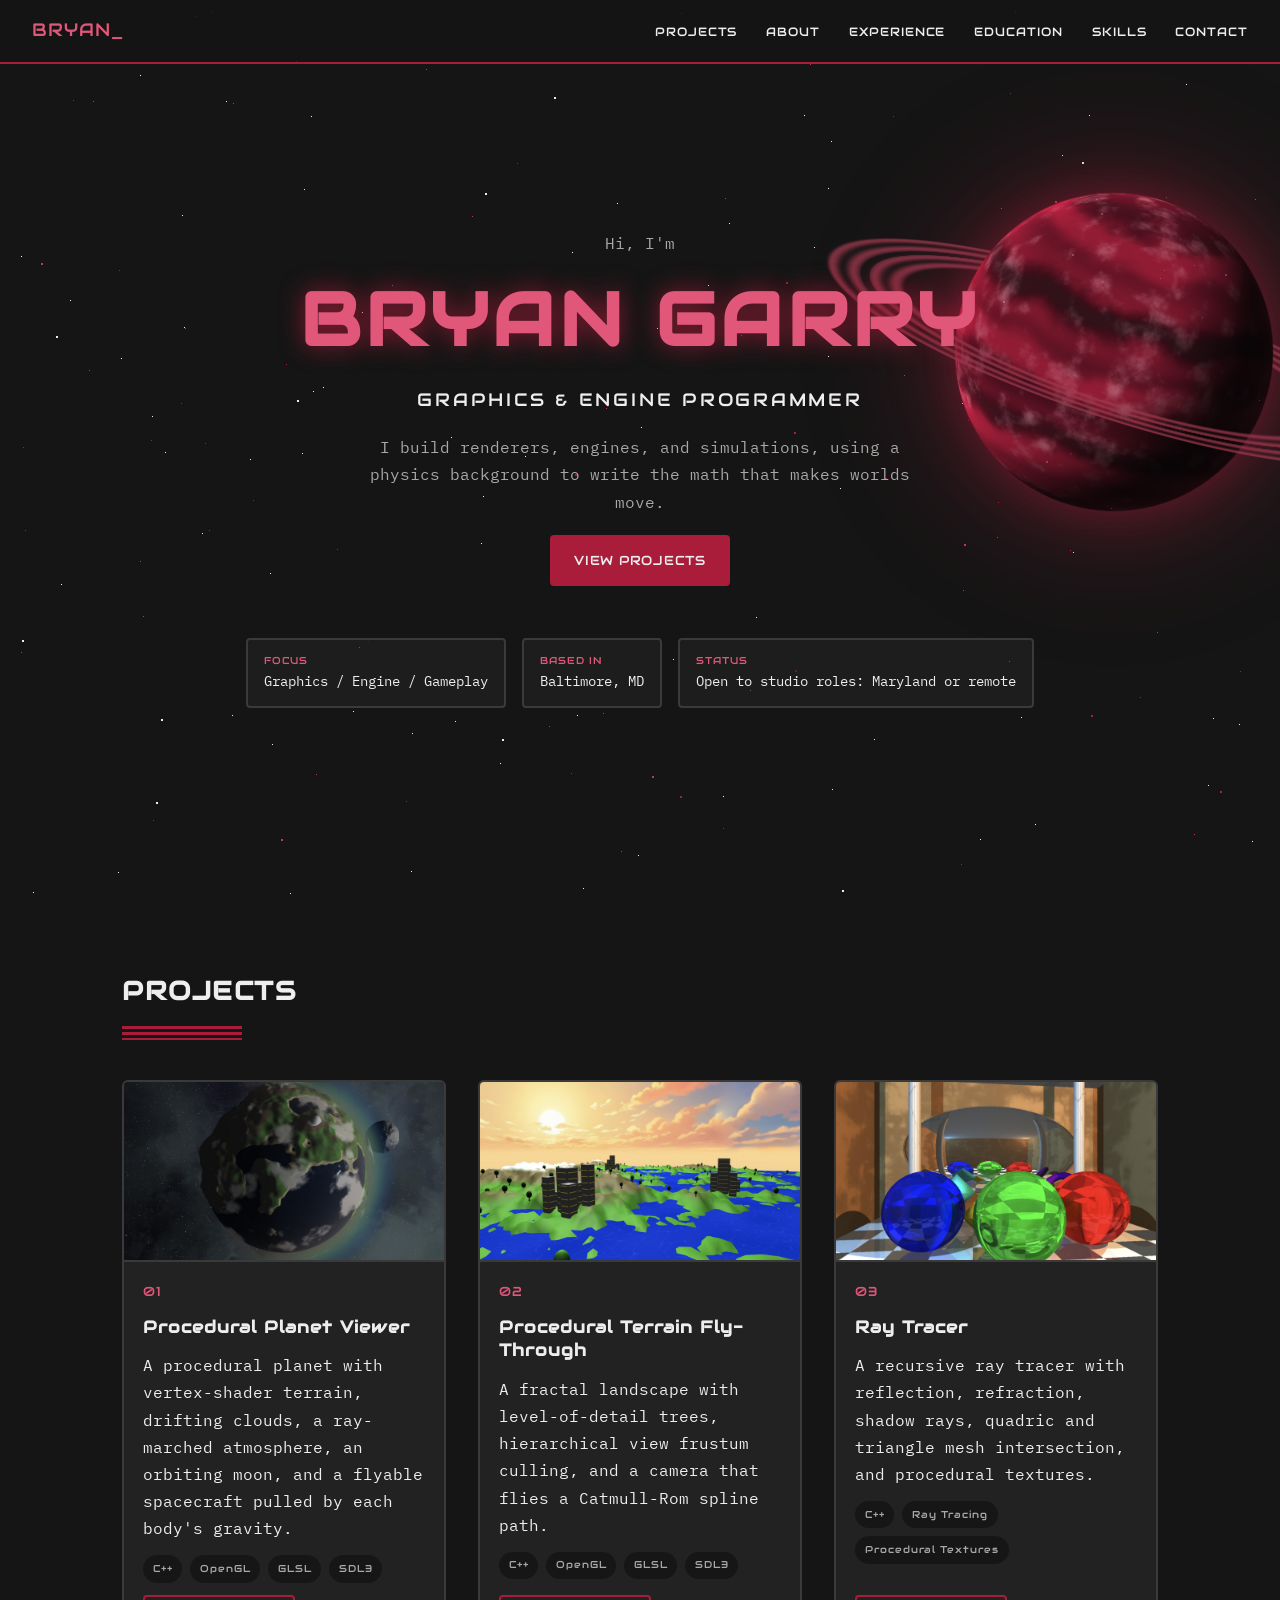
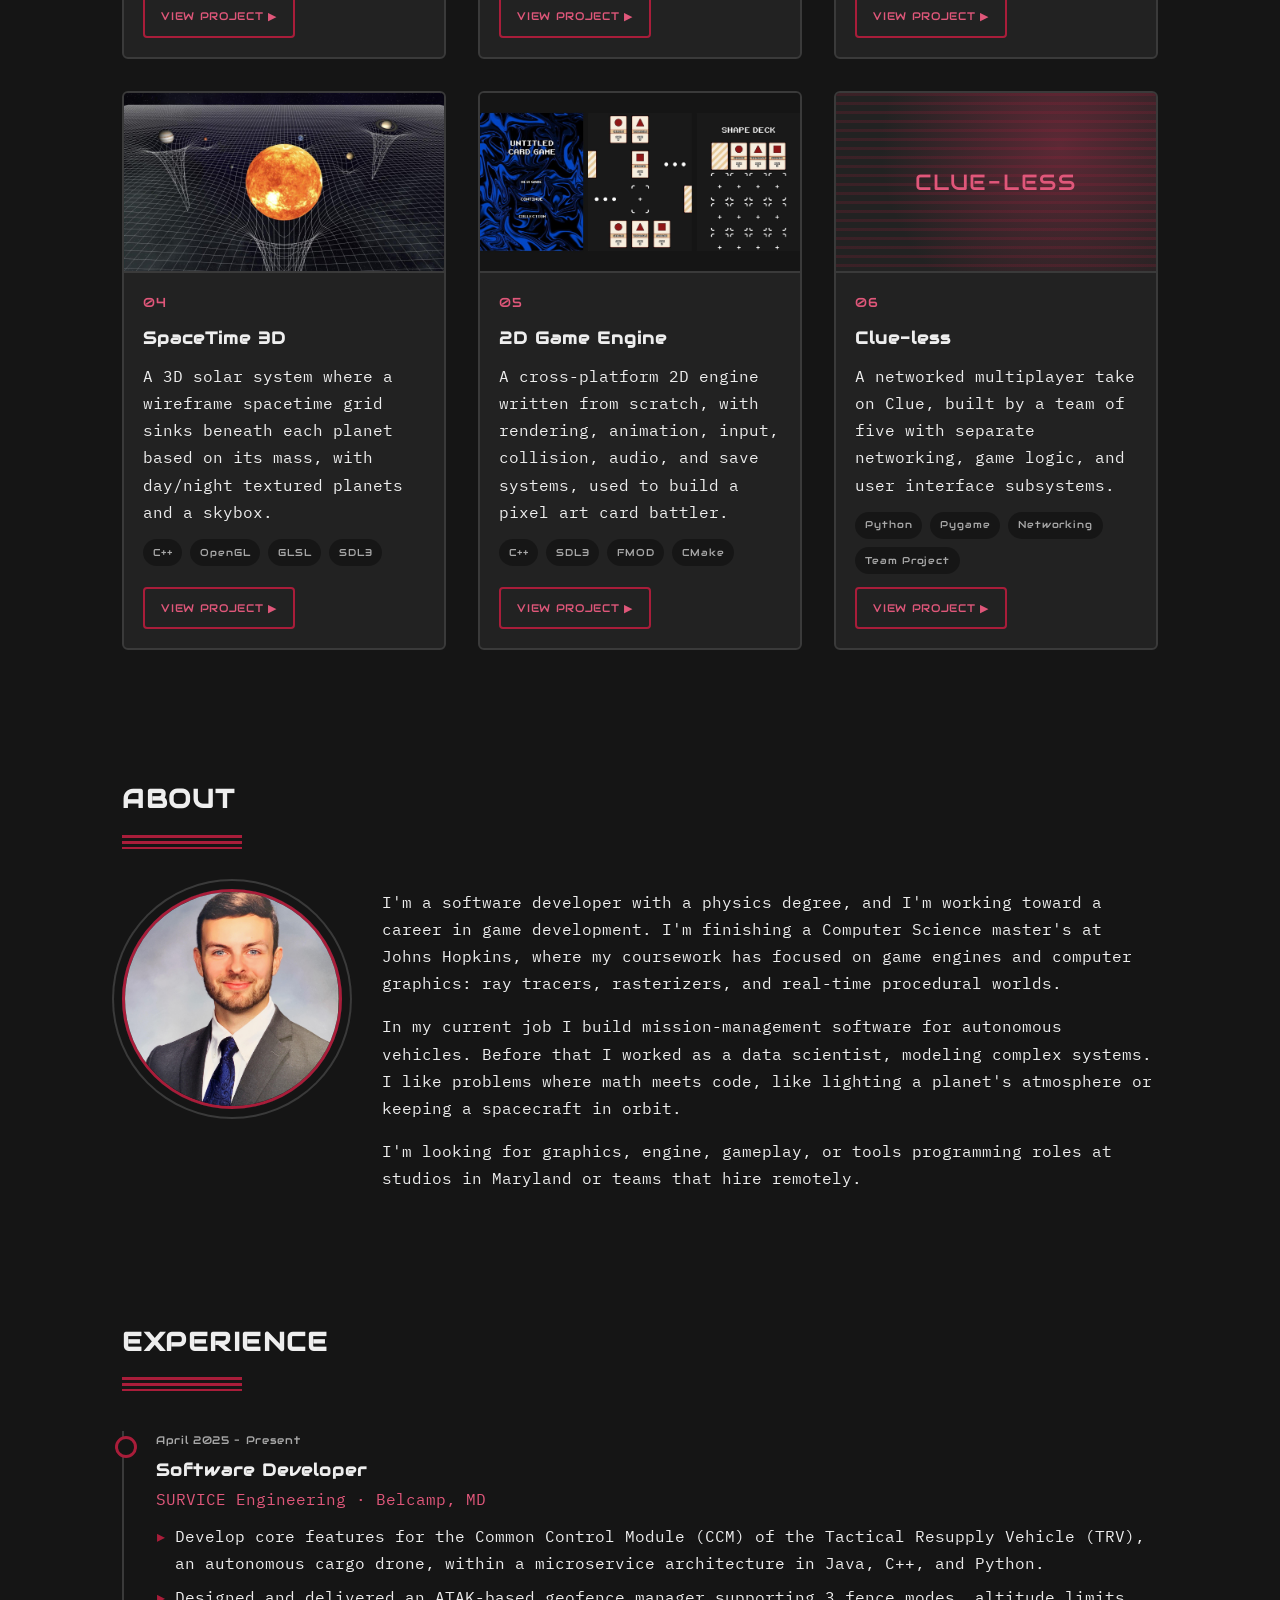
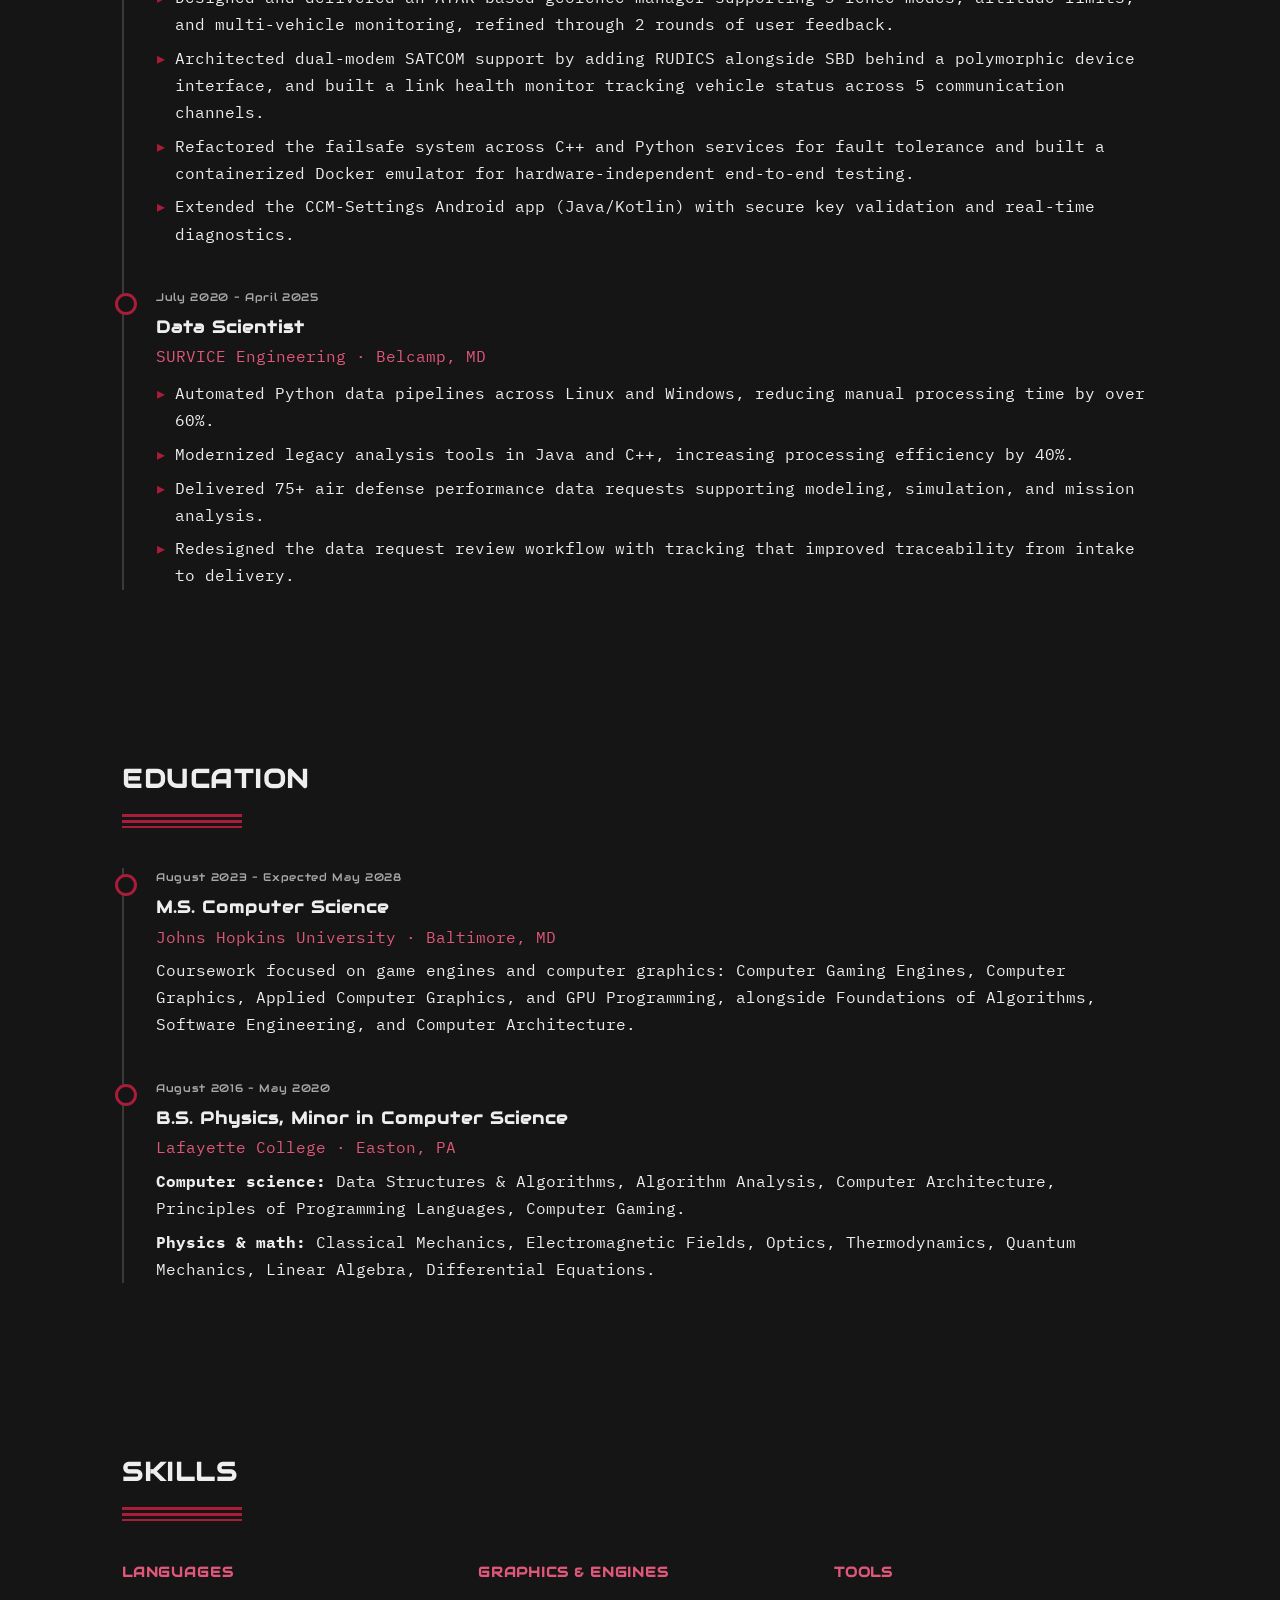
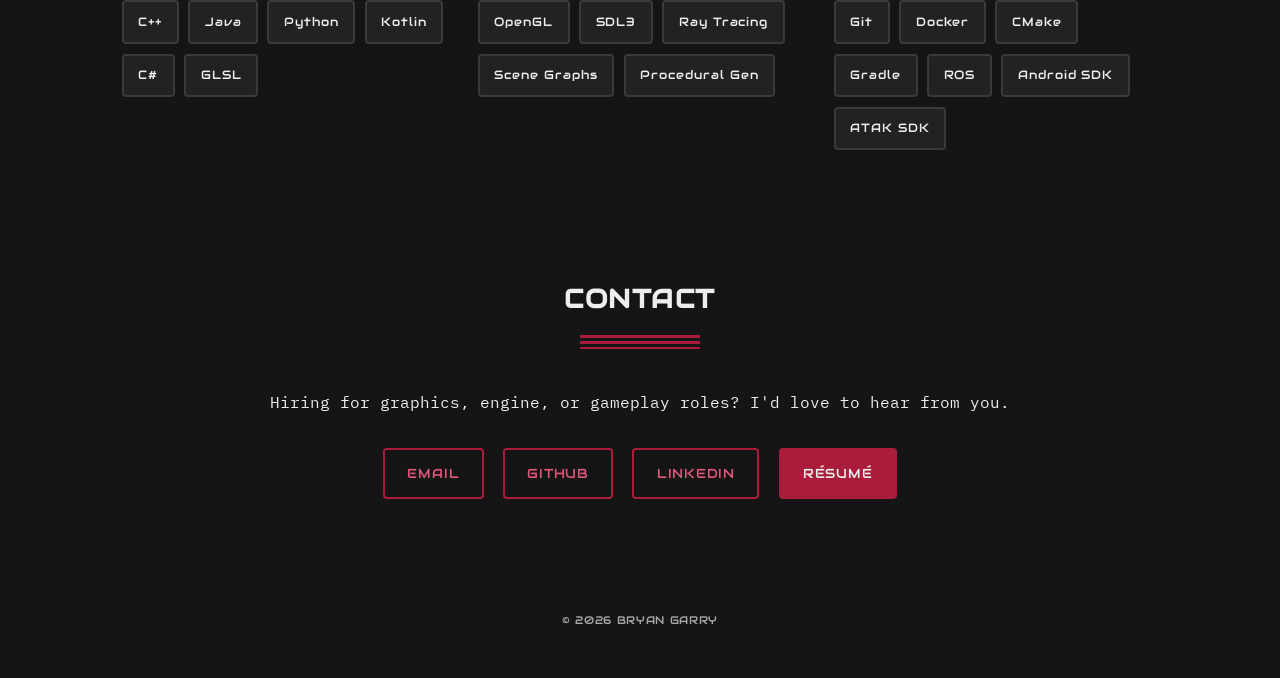
<file: index.html>
<!DOCTYPE html>
<html lang="en">
<head>
    <meta charset="UTF-8">
    <meta name="viewport" content="width=device-width, initial-scale=1.0">
    <title>Bryan Garry | Graphics & Engine Programmer</title>
    <meta name="description" content="Portfolio of Bryan Garry: graphics, engine and gameplay programming.">
    <link rel="preconnect" href="https://fonts.googleapis.com">
    <link rel="preconnect" href="https://fonts.gstatic.com" crossorigin>
    <link href="https://fonts.googleapis.com/css2?family=Audiowide&family=IBM+Plex+Mono:wght@400;600&display=swap" rel="stylesheet">
    <link rel="stylesheet" href="css/styles.css">
</head>
<body>
    <canvas id="starfield" aria-hidden="true"></canvas>

    <!-- ===== NAV ===== -->
    <header class="nav">
        <a href="#top" class="nav-logo">BRYAN<span class="blink">_</span></a>
        <button class="nav-toggle" aria-label="Open menu">&#9776;</button>
        <nav>
            <ul class="nav-links">
                <li><a href="#projects">Projects</a></li>
                <li><a href="#about">About</a></li>
                <li><a href="#experience">Experience</a></li>
                <li><a href="#education">Education</a></li>
                <li><a href="#skills">Skills</a></li>
                <li><a href="#contact">Contact</a></li>
            </ul>
        </nav>
    </header>

    <main id="top">

        <!-- ===== HERO ===== -->
        <section class="hero">
            <canvas class="hero-planet" id="planet" aria-hidden="true"></canvas>
            <p class="hero-player">Hi, I'm</p>
            <h1 class="hero-name">BRYAN GARRY</h1>
            <p class="hero-class">Graphics &amp; Engine Programmer</p>
            <p class="hero-tagline">
                I build renderers, engines, and simulations, using a physics background
                to write the math that makes worlds move.
            </p>
            <a href="#projects" class="btn btn-start">View Projects</a>

            <dl class="hero-stats">
                <div><dt>FOCUS</dt><dd>Graphics / Engine / Gameplay</dd></div>
                <div><dt>BASED IN</dt><dd>Baltimore, MD</dd></div>
                <div><dt>STATUS</dt><dd>Open to studio roles: Maryland or remote</dd></div>
            </dl>
        </section>

        <!-- ===== PROJECTS ===== -->
        <section id="projects" class="section">
            <h2 class="section-title">Projects</h2>

            <div class="project-grid">

                <article class="project-card">
                    <!-- Swap for a looping clip later: <video class="media" src="..." autoplay muted loop playsinline></video> -->
                    <img class="media" src="images/projects/planet-viewer.jpg" alt="Procedural planet with clouds and atmosphere next to an orbiting moon">
                    <div class="project-body">
                        <p class="stage-num">01</p>
                        <h3>Procedural Planet Viewer</h3>
                        <p>A procedural planet with vertex-shader terrain, drifting clouds, a ray-marched atmosphere, an orbiting moon, and a flyable spacecraft pulled by each body's gravity.</p>
                        <ul class="tags">
                            <li>C++</li><li>OpenGL</li><li>GLSL</li><li>SDL3</li>
                        </ul>
                        <a href="projects/planet-viewer.html" class="btn btn-small">VIEW PROJECT &#9654;</a>
                    </div>
                </article>

                <article class="project-card">
                    <img class="media" src="images/projects/terrain-scene.jpg" alt="Fractal terrain with trees, city clusters, and ocean at sunset">
                    <div class="project-body">
                        <p class="stage-num">02</p>
                        <h3>Procedural Terrain Fly-Through</h3>
                        <p>A fractal landscape with level-of-detail trees, hierarchical view frustum culling, and a camera that flies a Catmull-Rom spline path.</p>
                        <ul class="tags">
                            <li>C++</li><li>OpenGL</li><li>GLSL</li><li>SDL3</li>
                        </ul>
                        <a href="projects/terrain-scene.html" class="btn btn-small">VIEW PROJECT &#9654;</a>
                    </div>
                </article>

                <article class="project-card">
                    <img class="media" src="images/projects/ray-tracer.jpg" alt="Ray traced room with glass gem spheres on a checkerboard floor">
                    <div class="project-body">
                        <p class="stage-num">03</p>
                        <h3>Ray Tracer</h3>
                        <p>A recursive ray tracer with reflection, refraction, shadow rays, quadric and triangle mesh intersection, and procedural textures.</p>
                        <ul class="tags">
                            <li>C++</li><li>Ray Tracing</li><li>Procedural Textures</li>
                        </ul>
                        <a href="projects/ray-tracer.html" class="btn btn-small">VIEW PROJECT &#9654;</a>
                    </div>
                </article>

                <article class="project-card">
                    <img class="media" src="images/projects/spacetime-3d-grid.jpg" alt="Sun and planets sinking into a wireframe spacetime grid">
                    <div class="project-body">
                        <p class="stage-num">04</p>
                        <h3>SpaceTime 3D</h3>
                        <p>A 3D solar system where a wireframe spacetime grid sinks beneath each planet based on its mass, with day/night textured planets and a skybox.</p>
                        <ul class="tags">
                            <li>C++</li><li>OpenGL</li><li>GLSL</li><li>SDL3</li>
                        </ul>
                        <a href="projects/spacetime-3d.html" class="btn btn-small">VIEW PROJECT &#9654;</a>
                    </div>
                </article>

                <article class="project-card">
                    <img class="media" src="images/projects/2d-game-engine.jpg" alt="Title menu, battle board, and card collection screens from Untitled Card Game">
                    <div class="project-body">
                        <p class="stage-num">05</p>
                        <h3>2D Game Engine</h3>
                        <p>A cross-platform 2D engine written from scratch, with rendering, animation, input, collision, audio, and save systems, used to build a pixel art card battler.</p>
                        <ul class="tags">
                            <li>C++</li><li>SDL3</li><li>FMOD</li><li>CMake</li>
                        </ul>
                        <a href="projects/2d-game-engine.html" class="btn btn-small">VIEW PROJECT &#9654;</a>
                    </div>
                </article>

                <article class="project-card">
                    <!-- Replace with a screenshot: <img class="media" src="images/projects/clue-less.jpg" alt="..."> -->
                    <div class="media media-fallback"><span>Clue-less</span></div>
                    <div class="project-body">
                        <p class="stage-num">06</p>
                        <h3>Clue-less</h3>
                        <p>A networked multiplayer take on Clue, built by a team of five with separate networking, game logic, and user interface subsystems.</p>
                        <ul class="tags">
                            <li>Python</li><li>Pygame</li><li>Networking</li><li>Team Project</li>
                        </ul>
                        <a href="projects/clue-less.html" class="btn btn-small">VIEW PROJECT &#9654;</a>
                    </div>
                </article>

                <!-- To add a project: copy an <article class="project-card"> block above
                     and copy one of the pages in /projects as its detail page. -->
            </div>
        </section>

        <!-- ===== ABOUT ===== -->
        <section id="about" class="section">
            <h2 class="section-title">About</h2>
            <div class="about">
                <img src="images/ProfilePicture.jpg" alt="Bryan Garry" class="about-photo">
                <div class="about-text">
                    <!-- TODO: draft bio, edit into your own voice -->
                    <p>I'm a software developer with a physics degree, and I'm working toward a career in game development. I'm finishing a Computer Science master's at Johns Hopkins, where my coursework has focused on game engines and computer graphics: ray tracers, rasterizers, and real-time procedural worlds.</p>
                    <p>In my current job I build mission-management software for autonomous vehicles. Before that I worked as a data scientist, modeling complex systems. I like problems where math meets code, like lighting a planet's atmosphere or keeping a spacecraft in orbit.</p>
                    <p>I'm looking for graphics, engine, gameplay, or tools programming roles at studios in Maryland or teams that hire remotely.</p>
                </div>
            </div>
        </section>

        <!-- ===== EXPERIENCE ===== -->
        <section id="experience" class="section">
            <h2 class="section-title">Experience</h2>
            <ol class="quest-log">
                <li class="quest">
                    <p class="quest-date">April 2025 &ndash; Present</p>
                    <h3>Software Developer</h3>
                    <p class="quest-org">SURVICE Engineering &middot; Belcamp, MD</p>
                    <ul class="quest-points">
                        <li>Develop core features for the Common Control Module (CCM) of the Tactical Resupply Vehicle (TRV), an autonomous cargo drone, within a microservice architecture in Java, C++, and Python.</li>
                        <li>Designed and delivered an ATAK-based geofence manager supporting 3 fence modes, altitude limits, and multi-vehicle monitoring, refined through 2 rounds of user feedback.</li>
                        <li>Architected dual-modem SATCOM support by adding RUDICS alongside SBD behind a polymorphic device interface, and built a link health monitor tracking vehicle status across 5 communication channels.</li>
                        <li>Refactored the failsafe system across C++ and Python services for fault tolerance and built a containerized Docker emulator for hardware-independent end-to-end testing.</li>
                        <li>Extended the CCM-Settings Android app (Java/Kotlin) with secure key validation and real-time diagnostics.</li>
                    </ul>
                </li>
                <li class="quest">
                    <p class="quest-date">July 2020 &ndash; April 2025</p>
                    <h3>Data Scientist</h3>
                    <p class="quest-org">SURVICE Engineering &middot; Belcamp, MD</p>
                    <ul class="quest-points">
                        <li>Automated Python data pipelines across Linux and Windows, reducing manual processing time by over 60%.</li>
                        <li>Modernized legacy analysis tools in Java and C++, increasing processing efficiency by 40%.</li>
                        <li>Delivered 75+ air defense performance data requests supporting modeling, simulation, and mission analysis.</li>
                        <li>Redesigned the data request review workflow with tracking that improved traceability from intake to delivery.</li>
                    </ul>
                </li>
            </ol>
        </section>

        <!-- ===== EDUCATION ===== -->
        <section id="education" class="section">
            <h2 class="section-title">Education</h2>
            <ol class="quest-log">
                <li class="quest">
                    <p class="quest-date">August 2023 &ndash; Expected May 2028</p>
                    <h3>M.S. Computer Science</h3>
                    <p class="quest-org">Johns Hopkins University &middot; Baltimore, MD</p>
                    <p>Coursework focused on game engines and computer graphics: Computer Gaming Engines, Computer Graphics, Applied Computer Graphics, and GPU Programming, alongside Foundations of Algorithms, Software Engineering, and Computer Architecture.</p>
                </li>
                <li class="quest">
                    <p class="quest-date">August 2016 &ndash; May 2020</p>
                    <h3>B.S. Physics, Minor in Computer Science</h3>
                    <p class="quest-org">Lafayette College &middot; Easton, PA</p>
                    <p><strong>Computer science:</strong> Data Structures &amp; Algorithms, Algorithm Analysis, Computer Architecture, Principles of Programming Languages, Computer Gaming.</p>
                    <p><strong>Physics &amp; math:</strong> Classical Mechanics, Electromagnetic Fields, Optics, Thermodynamics, Quantum Mechanics, Linear Algebra, Differential Equations.</p>
                </li>
            </ol>
        </section>

        <!-- ===== SKILLS ===== -->
        <section id="skills" class="section">
            <h2 class="section-title">Skills</h2>
            <div class="inventory">
                <div class="inv-group">
                    <h3>Languages</h3>
                    <ul class="inv-slots">
                        <li>C++</li><li>Java</li><li>Python</li><li>Kotlin</li><li>C#</li><li>GLSL</li>
                    </ul>
                </div>
                <div class="inv-group">
                    <h3>Graphics &amp; Engines</h3>
                    <ul class="inv-slots">
                        <li>OpenGL</li><li>SDL3</li><li>Ray Tracing</li><li>Scene Graphs</li><li>Procedural Gen</li>
                    </ul>
                </div>
                <div class="inv-group">
                    <h3>Tools</h3>
                    <ul class="inv-slots">
                        <li>Git</li><li>Docker</li><li>CMake</li><li>Gradle</li><li>ROS</li><li>Android SDK</li><li>ATAK SDK</li>
                    </ul>
                </div>
            </div>
        </section>

        <!-- ===== CONTACT ===== -->
        <section id="contact" class="section contact">
            <h2 class="section-title">Contact</h2>
            <p class="contact-blurb">Hiring for graphics, engine, or gameplay roles? I'd love to hear from you.</p>
            <div class="contact-links">
                <a href="mailto:bryan.c.garry@outlook.com" class="btn">EMAIL</a>
                <a href="https://github.com/bryancgarry" class="btn" target="_blank" rel="noopener">GITHUB</a>
                <a href="https://www.linkedin.com/in/bryan-garry/" class="btn" target="_blank" rel="noopener">LINKEDIN</a>
                <a href="Resume_BryanGarry.pdf" class="btn btn-start" target="_blank" rel="noopener">R&Eacute;SUM&Eacute;</a>
            </div>
        </section>
    </main>

    <footer class="footer">
        <p>&copy; <span id="year"></span> BRYAN GARRY</p>
    </footer>

    <script src="js/main.js"></script>
    <script src="js/planet.js"></script>
</body>
</html>
</file>
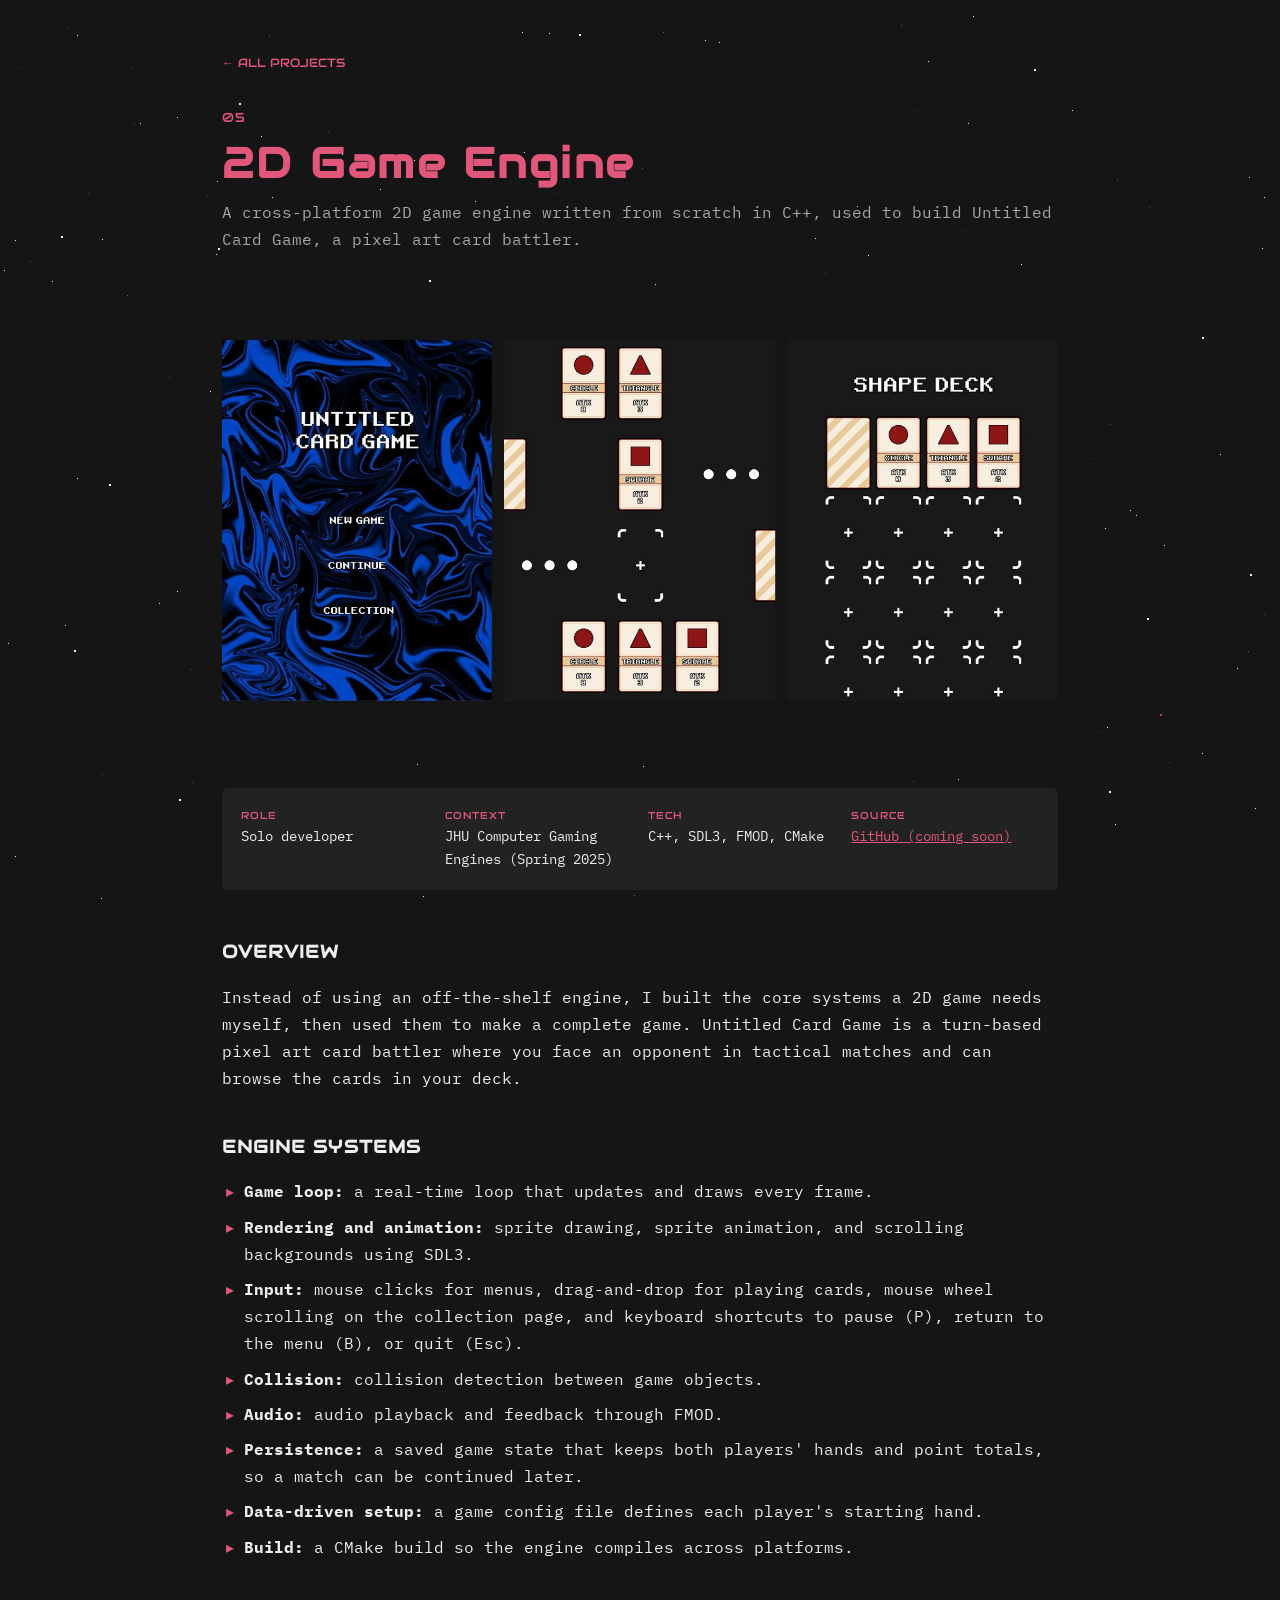
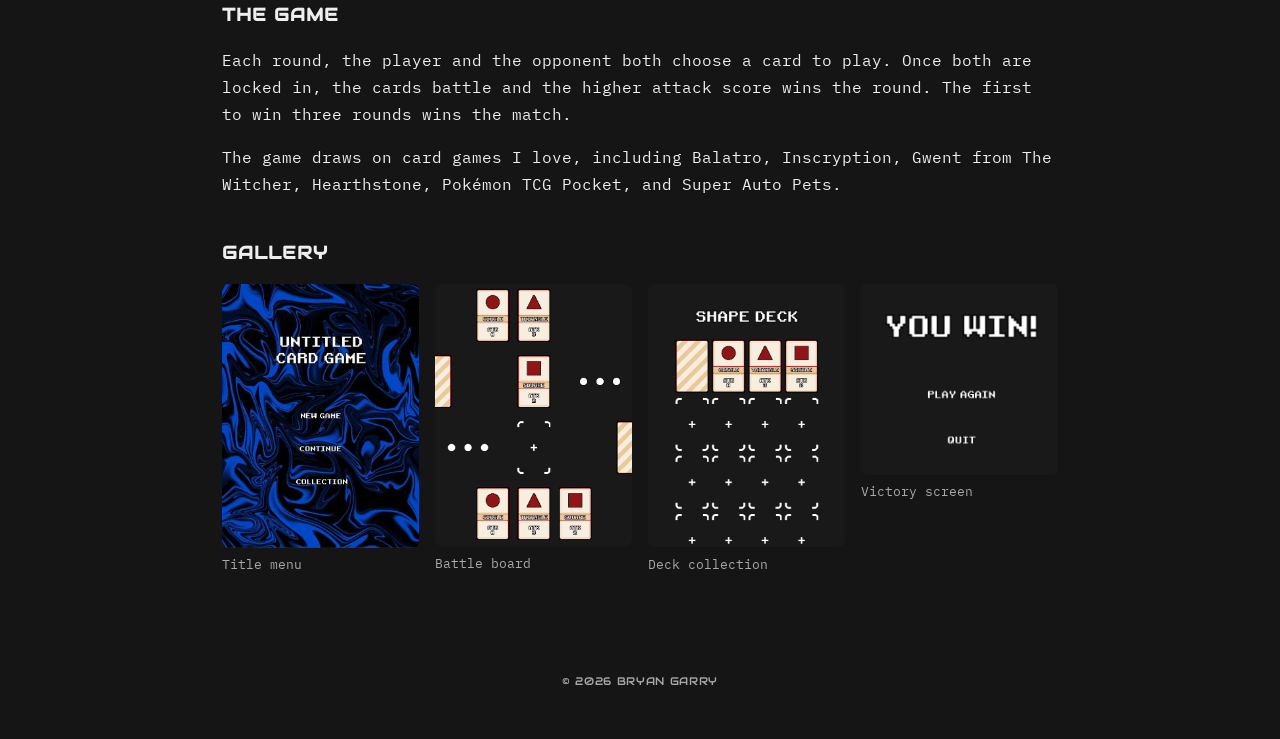
<file: projects/2d-game-engine.html>
<!DOCTYPE html>
<html lang="en">
<head>
    <meta charset="UTF-8">
    <meta name="viewport" content="width=device-width, initial-scale=1.0">
    <title>2D Game Engine | Bryan Garry</title>
    <link rel="preconnect" href="https://fonts.googleapis.com">
    <link rel="preconnect" href="https://fonts.gstatic.com" crossorigin>
    <link href="https://fonts.googleapis.com/css2?family=Audiowide&family=IBM+Plex+Mono:wght@400;600&display=swap" rel="stylesheet">
    <link rel="stylesheet" href="../css/styles.css">
</head>
<body>
    <canvas id="starfield" aria-hidden="true"></canvas>

    <main class="project-page">
        <a href="../index.html#projects" class="back-link">&larr; All Projects</a>

        <header class="project-header">
            <p class="stage-num">05</p>
            <h1>2D Game Engine</h1>
            <p class="tagline">A cross-platform 2D game engine written from scratch in C++, used to build Untitled Card Game, a pixel art card battler.</p>
        </header>

        <img class="hero-media" src="../images/projects/2d-game-engine.jpg" alt="Title menu, battle board, and card collection screens from Untitled Card Game">

        <dl class="quick-facts">
            <div><dt>ROLE</dt><dd>Solo developer</dd></div>
            <div><dt>CONTEXT</dt><dd>JHU Computer Gaming Engines (Spring 2025)</dd></div>
            <div><dt>TECH</dt><dd>C++, SDL3, FMOD, CMake</dd></div>
            <div><dt>SOURCE</dt><dd><a href="#TODO-repo">GitHub (coming soon)</a></dd></div>
        </dl>

        <h2>OVERVIEW</h2>
        <p>Instead of using an off-the-shelf engine, I built the core systems a 2D game needs myself, then used them to make a complete game. Untitled Card Game is a turn-based pixel art card battler where you face an opponent in tactical matches and can browse the cards in your deck.</p>

        <h2>ENGINE SYSTEMS</h2>
        <ul class="bullets">
            <li><strong>Game loop:</strong> a real-time loop that updates and draws every frame.</li>
            <li><strong>Rendering and animation:</strong> sprite drawing, sprite animation, and scrolling backgrounds using SDL3.</li>
            <li><strong>Input:</strong> mouse clicks for menus, drag-and-drop for playing cards, mouse wheel scrolling on the collection page, and keyboard shortcuts to pause (P), return to the menu (B), or quit (Esc).</li>
            <li><strong>Collision:</strong> collision detection between game objects.</li>
            <li><strong>Audio:</strong> audio playback and feedback through FMOD.</li>
            <li><strong>Persistence:</strong> a saved game state that keeps both players' hands and point totals, so a match can be continued later.</li>
            <li><strong>Data-driven setup:</strong> a game config file defines each player's starting hand.</li>
            <li><strong>Build:</strong> a CMake build so the engine compiles across platforms.</li>
        </ul>

        <h2>THE GAME</h2>
        <p>Each round, the player and the opponent both choose a card to play. Once both are locked in, the cards battle and the higher attack score wins the round. The first to win three rounds wins the match.</p>
        <p>The game draws on card games I love, including Balatro, Inscryption, Gwent from The Witcher, Hearthstone, Pok&eacute;mon TCG Pocket, and Super Auto Pets.</p>

        <h2>GALLERY</h2>
        <div class="gallery gallery-natural">
            <figure>
                <img src="../images/projects/2d-game-engine-menu.jpg" alt="Title menu with New Game, Continue, and Collection options">
                <figcaption>Title menu</figcaption>
            </figure>
            <figure>
                <img src="../images/projects/2d-game-engine-board.png" alt="Battle board with player and opponent hands">
                <figcaption>Battle board</figcaption>
            </figure>
            <figure>
                <img src="../images/projects/2d-game-engine-collection.png" alt="Shape Deck collection screen">
                <figcaption>Deck collection</figcaption>
            </figure>
            <figure>
                <img src="../images/projects/2d-game-engine-win.png" alt="You Win screen with Play Again and Quit">
                <figcaption>Victory screen</figcaption>
            </figure>
        </div>
    </main>

    <footer class="footer">
        <p>&copy; <span id="year"></span> BRYAN GARRY</p>
    </footer>

    <script src="../js/main.js"></script>
</body>
</html>
</file>
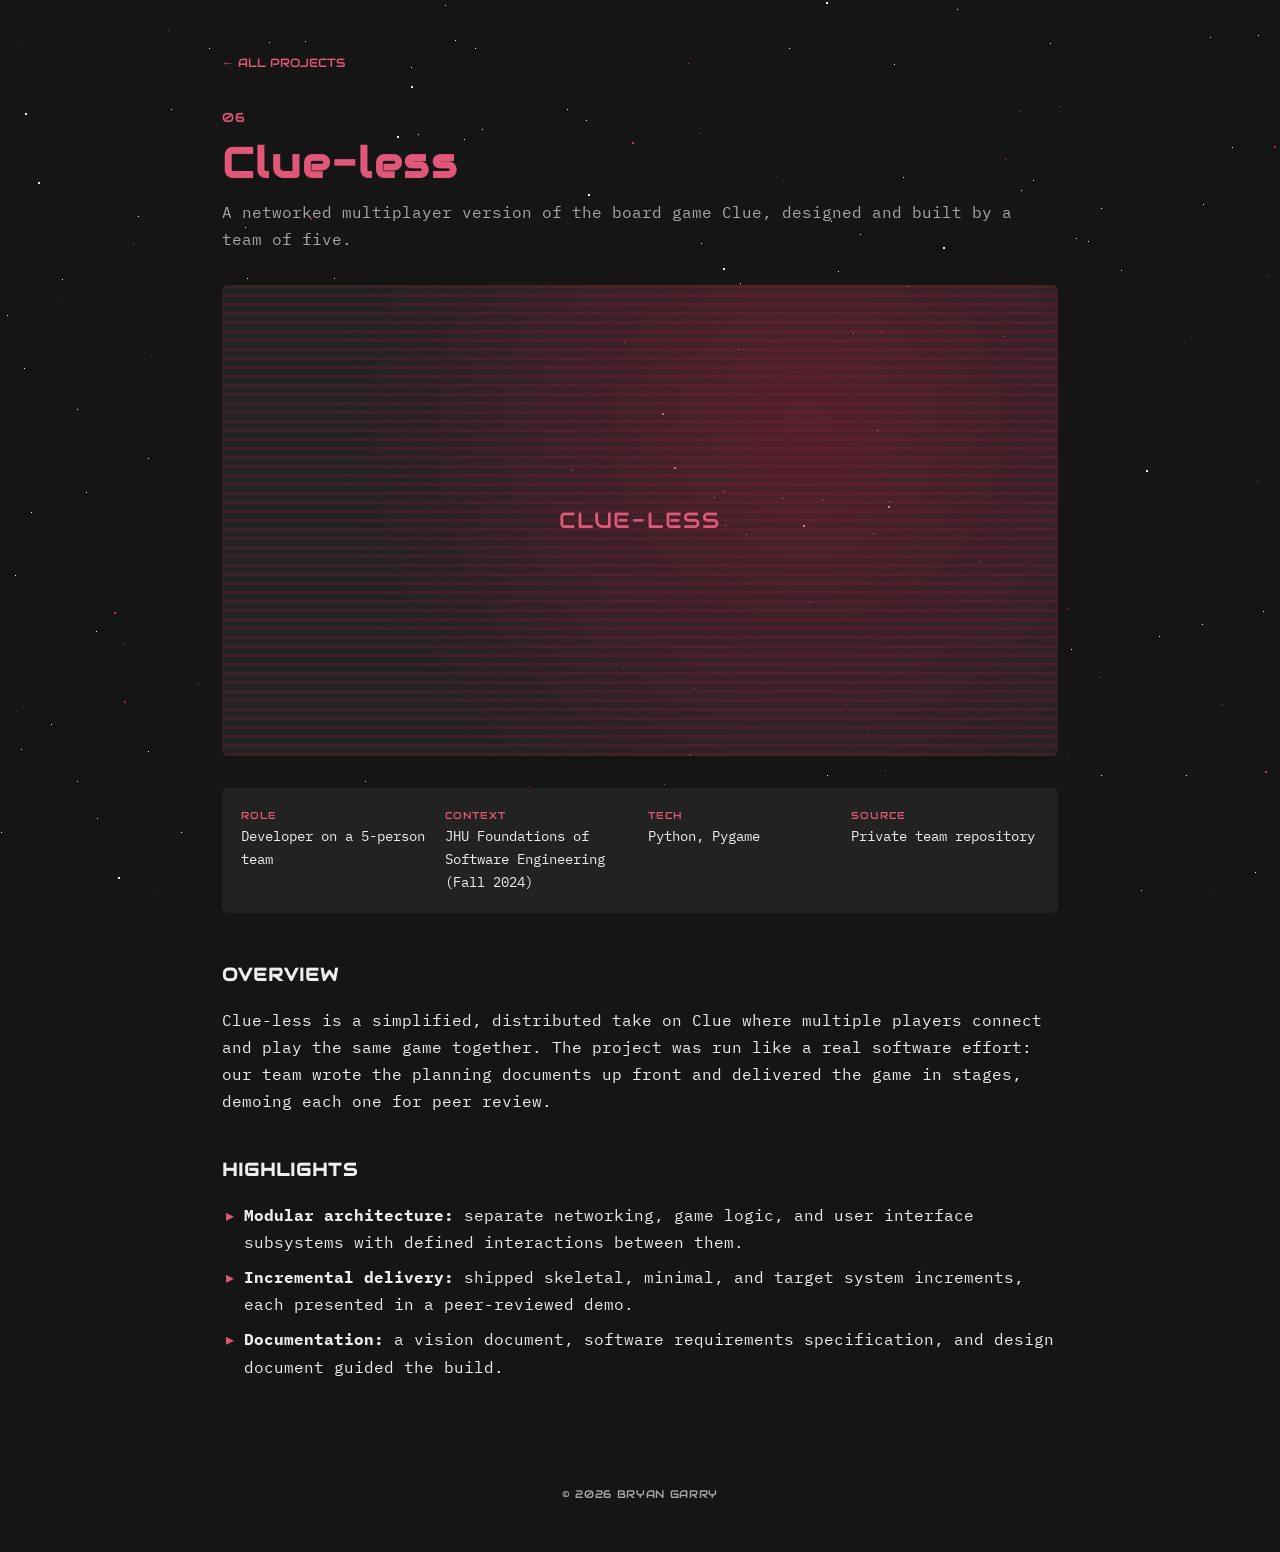
<file: projects/clue-less.html>
<!DOCTYPE html>
<html lang="en">
<head>
    <meta charset="UTF-8">
    <meta name="viewport" content="width=device-width, initial-scale=1.0">
    <title>Clue-less | Bryan Garry</title>
    <link rel="preconnect" href="https://fonts.googleapis.com">
    <link rel="preconnect" href="https://fonts.gstatic.com" crossorigin>
    <link href="https://fonts.googleapis.com/css2?family=Audiowide&family=IBM+Plex+Mono:wght@400;600&display=swap" rel="stylesheet">
    <link rel="stylesheet" href="../css/styles.css">
</head>
<body>
    <canvas id="starfield" aria-hidden="true"></canvas>

    <main class="project-page">
        <a href="../index.html#projects" class="back-link">&larr; All Projects</a>

        <header class="project-header">
            <p class="stage-num">06</p>
            <h1>Clue-less</h1>
            <p class="tagline">A networked multiplayer version of the board game Clue, designed and built by a team of five.</p>
        </header>

        <!-- Replace with a screenshot: <img class="hero-media" src="../images/projects/clue-less.jpg" alt="..."> -->
        <div class="hero-media media-fallback"><span>Clue-less</span></div>

        <dl class="quick-facts">
            <div><dt>ROLE</dt><dd>Developer on a 5-person team</dd></div>
            <div><dt>CONTEXT</dt><dd>JHU Foundations of Software Engineering (Fall 2024)</dd></div>
            <div><dt>TECH</dt><dd>Python, Pygame</dd></div>
            <div><dt>SOURCE</dt><dd>Private team repository</dd></div>
        </dl>

        <h2>OVERVIEW</h2>
        <p>Clue-less is a simplified, distributed take on Clue where multiple players connect and play the same game together. The project was run like a real software effort: our team wrote the planning documents up front and delivered the game in stages, demoing each one for peer review.</p>

        <h2>HIGHLIGHTS</h2>
        <ul class="bullets">
            <li><strong>Modular architecture:</strong> separate networking, game logic, and user interface subsystems with defined interactions between them.</li>
            <li><strong>Incremental delivery:</strong> shipped skeletal, minimal, and target system increments, each presented in a peer-reviewed demo.</li>
            <li><strong>Documentation:</strong> a vision document, software requirements specification, and design document guided the build.</li>
        </ul>

        <!-- TODO: uncomment and fill in
        <h2>MY ROLE</h2>
        <p>Which parts of the game you built, such as networking, game logic, or UI.</p>
        -->
    </main>

    <footer class="footer">
        <p>&copy; <span id="year"></span> BRYAN GARRY</p>
    </footer>

    <script src="../js/main.js"></script>
</body>
</html>
</file>
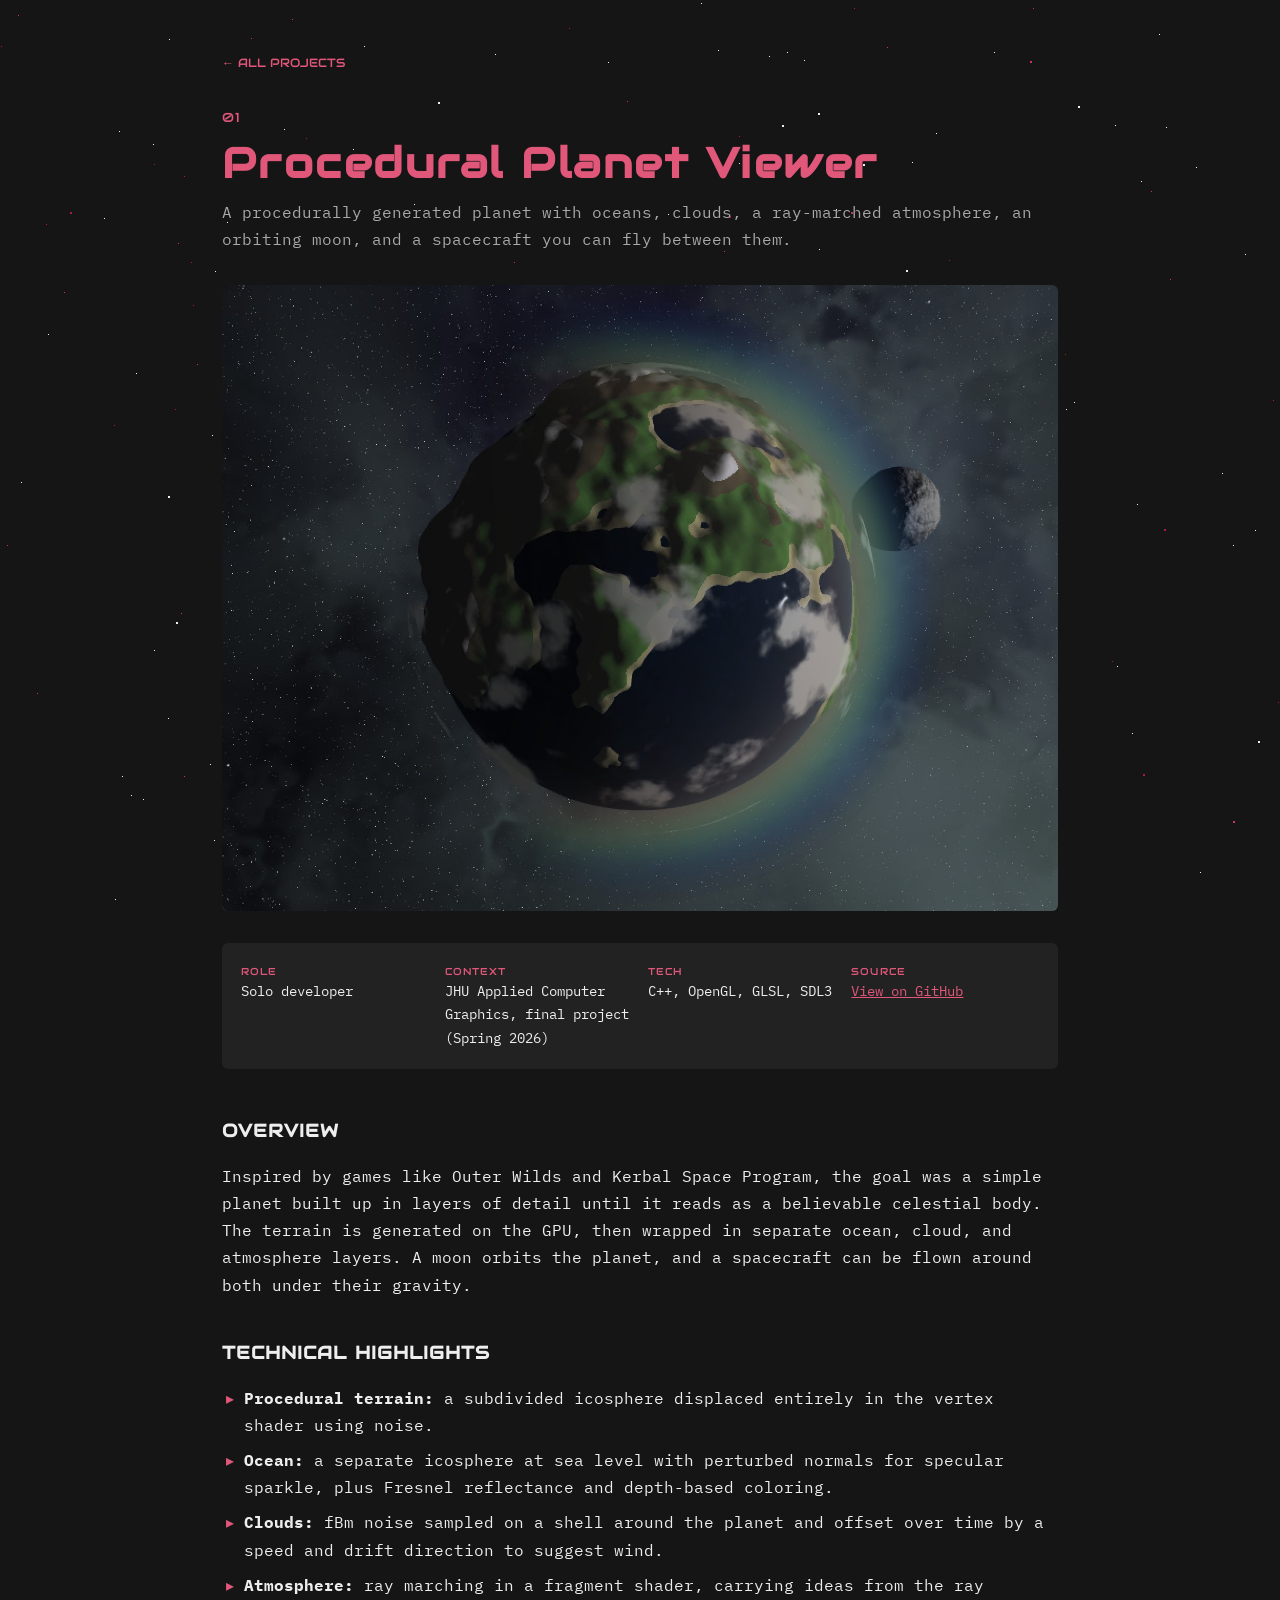
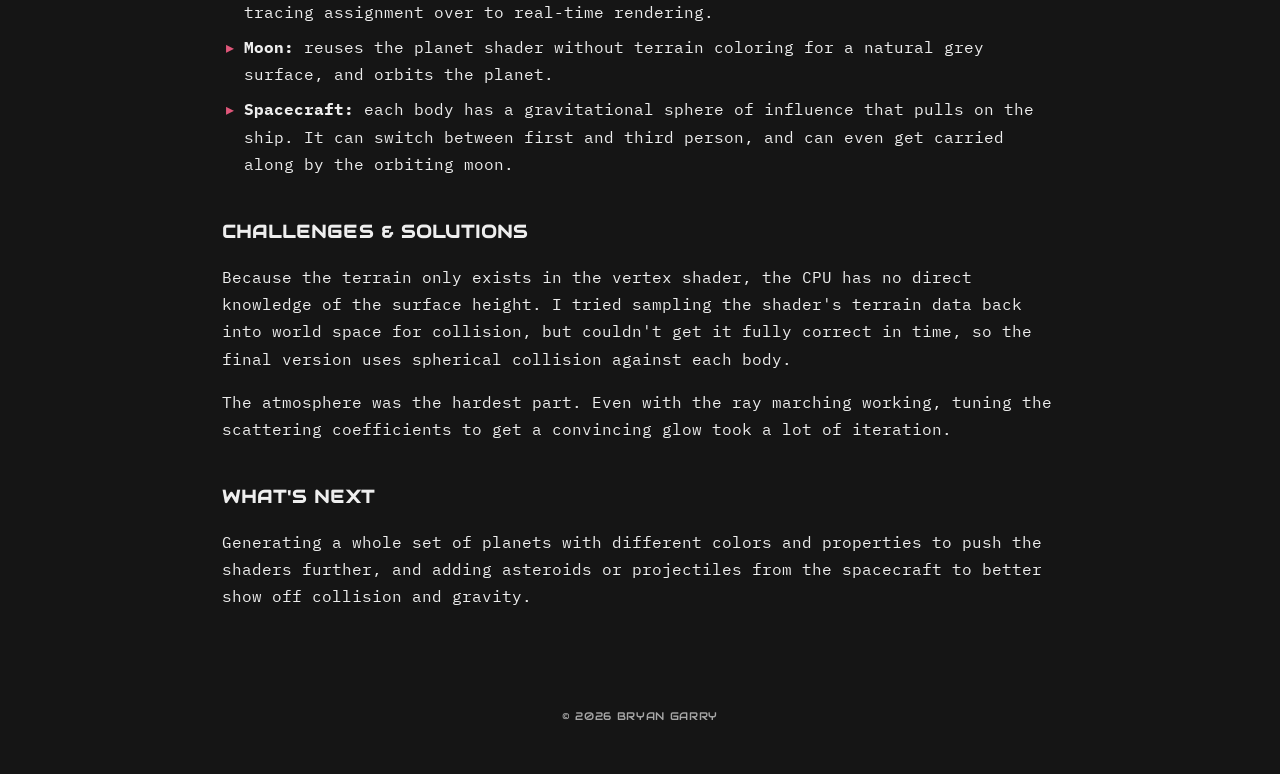
<file: projects/planet-viewer.html>
<!DOCTYPE html>
<html lang="en">
<head>
    <meta charset="UTF-8">
    <meta name="viewport" content="width=device-width, initial-scale=1.0">
    <title>Procedural Planet Viewer | Bryan Garry</title>
    <link rel="preconnect" href="https://fonts.googleapis.com">
    <link rel="preconnect" href="https://fonts.gstatic.com" crossorigin>
    <link href="https://fonts.googleapis.com/css2?family=Audiowide&family=IBM+Plex+Mono:wght@400;600&display=swap" rel="stylesheet">
    <link rel="stylesheet" href="../css/styles.css">
</head>
<body>
    <canvas id="starfield" aria-hidden="true"></canvas>

    <main class="project-page">
        <a href="../index.html#projects" class="back-link">&larr; All Projects</a>

        <header class="project-header">
            <p class="stage-num">01</p>
            <h1>Procedural Planet Viewer</h1>
            <p class="tagline">A procedurally generated planet with oceans, clouds, a ray-marched atmosphere, an orbiting moon, and a spacecraft you can fly between them.</p>
        </header>

        <img class="hero-media" src="../images/projects/planet-viewer.jpg" alt="Procedural planet with clouds and atmosphere next to an orbiting moon">

        <dl class="quick-facts">
            <div><dt>ROLE</dt><dd>Solo developer</dd></div>
            <div><dt>CONTEXT</dt><dd>JHU Applied Computer Graphics, final project (Spring 2026)</dd></div>
            <div><dt>TECH</dt><dd>C++, OpenGL, GLSL, SDL3</dd></div>
            <div><dt>SOURCE</dt><dd><a href="https://github.com/bryancgarry/procedural-planet-viewer" target="_blank" rel="noopener">View on GitHub</a></dd></div>
        </dl>

        <h2>OVERVIEW</h2>
        <p>Inspired by games like Outer Wilds and Kerbal Space Program, the goal was a simple planet built up in layers of detail until it reads as a believable celestial body. The terrain is generated on the GPU, then wrapped in separate ocean, cloud, and atmosphere layers. A moon orbits the planet, and a spacecraft can be flown around both under their gravity.</p>

        <h2>TECHNICAL HIGHLIGHTS</h2>
        <ul class="bullets">
            <li><strong>Procedural terrain:</strong> a subdivided icosphere displaced entirely in the vertex shader using noise.</li>
            <li><strong>Ocean:</strong> a separate icosphere at sea level with perturbed normals for specular sparkle, plus Fresnel reflectance and depth-based coloring.</li>
            <li><strong>Clouds:</strong> fBm noise sampled on a shell around the planet and offset over time by a speed and drift direction to suggest wind.</li>
            <li><strong>Atmosphere:</strong> ray marching in a fragment shader, carrying ideas from the ray tracing assignment over to real-time rendering.</li>
            <li><strong>Moon:</strong> reuses the planet shader without terrain coloring for a natural grey surface, and orbits the planet.</li>
            <li><strong>Spacecraft:</strong> each body has a gravitational sphere of influence that pulls on the ship. It can switch between first and third person, and can even get carried along by the orbiting moon.</li>
        </ul>

        <h2>CHALLENGES &amp; SOLUTIONS</h2>
        <p>Because the terrain only exists in the vertex shader, the CPU has no direct knowledge of the surface height. I tried sampling the shader's terrain data back into world space for collision, but couldn't get it fully correct in time, so the final version uses spherical collision against each body.</p>
        <p>The atmosphere was the hardest part. Even with the ray marching working, tuning the scattering coefficients to get a convincing glow took a lot of iteration.</p>

        <h2>WHAT'S NEXT</h2>
        <p>Generating a whole set of planets with different colors and properties to push the shaders further, and adding asteroids or projectiles from the spacecraft to better show off collision and gravity.</p>
    </main>

    <footer class="footer">
        <p>&copy; <span id="year"></span> BRYAN GARRY</p>
    </footer>

    <script src="../js/main.js"></script>
</body>
</html>
</file>
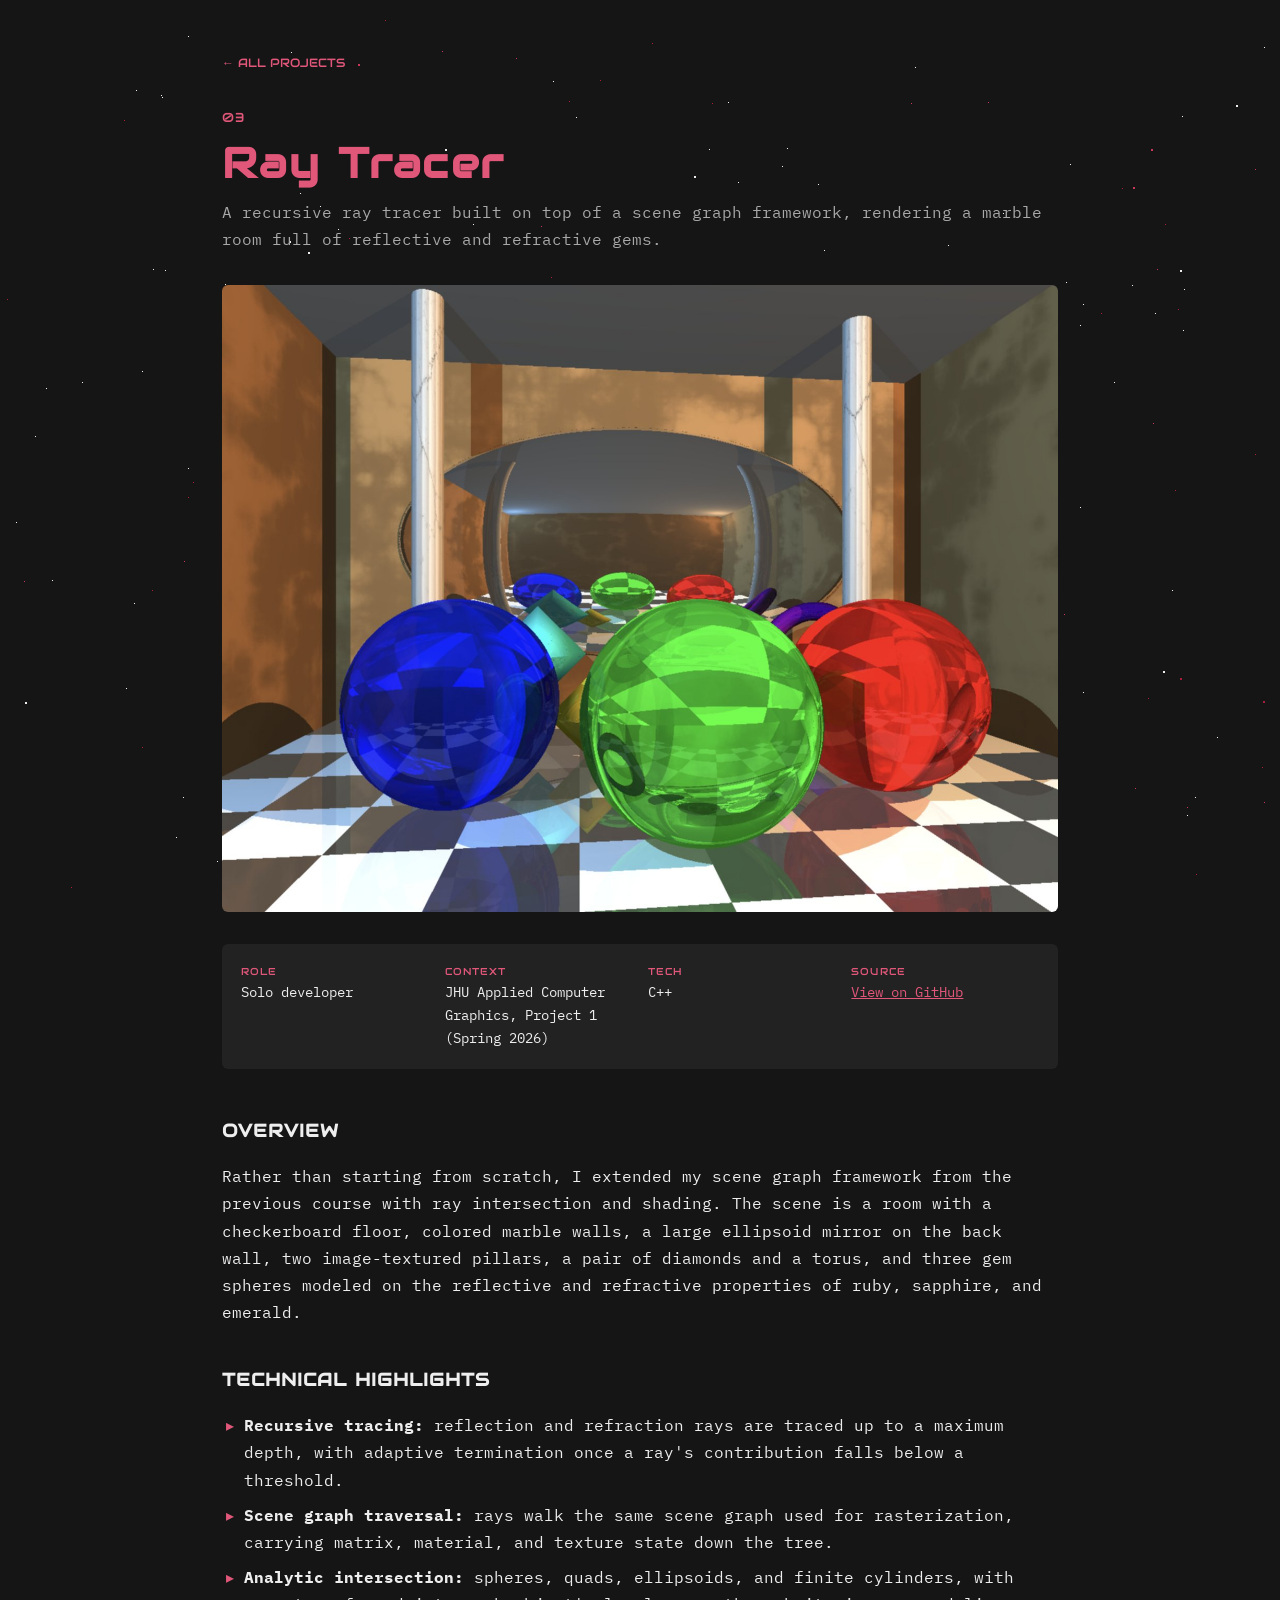
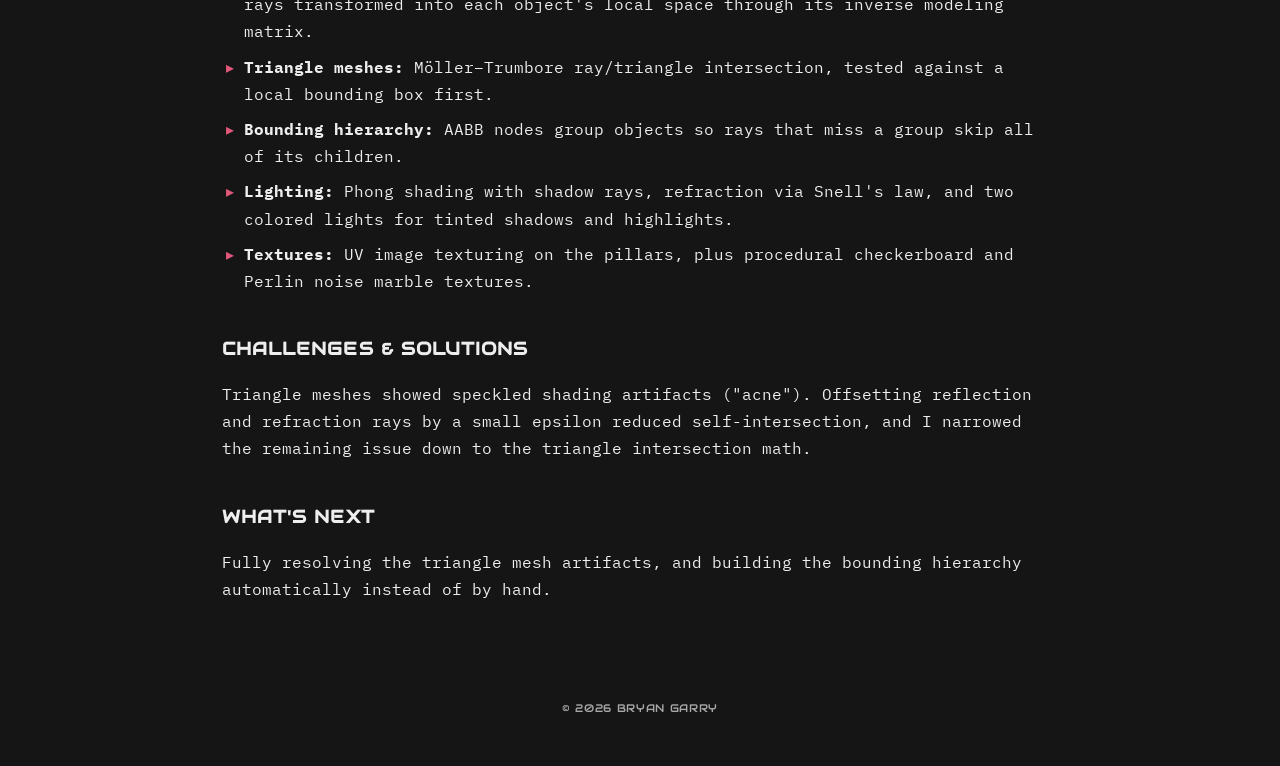
<file: projects/ray-tracer.html>
<!DOCTYPE html>
<html lang="en">
<head>
    <meta charset="UTF-8">
    <meta name="viewport" content="width=device-width, initial-scale=1.0">
    <title>Ray Tracer | Bryan Garry</title>
    <link rel="preconnect" href="https://fonts.googleapis.com">
    <link rel="preconnect" href="https://fonts.gstatic.com" crossorigin>
    <link href="https://fonts.googleapis.com/css2?family=Audiowide&family=IBM+Plex+Mono:wght@400;600&display=swap" rel="stylesheet">
    <link rel="stylesheet" href="../css/styles.css">
</head>
<body>
    <canvas id="starfield" aria-hidden="true"></canvas>

    <main class="project-page">
        <a href="../index.html#projects" class="back-link">&larr; All Projects</a>

        <header class="project-header">
            <p class="stage-num">03</p>
            <h1>Ray Tracer</h1>
            <p class="tagline">A recursive ray tracer built on top of a scene graph framework, rendering a marble room full of reflective and refractive gems.</p>
        </header>

        <img class="hero-media" src="../images/projects/ray-tracer.jpg" alt="Ray traced room with glass gem spheres on a checkerboard floor">

        <dl class="quick-facts">
            <div><dt>ROLE</dt><dd>Solo developer</dd></div>
            <div><dt>CONTEXT</dt><dd>JHU Applied Computer Graphics, Project 1 (Spring 2026)</dd></div>
            <div><dt>TECH</dt><dd>C++</dd></div>
            <div><dt>SOURCE</dt><dd><a href="https://github.com/bryancgarry/ray-tracer" target="_blank" rel="noopener">View on GitHub</a></dd></div>
        </dl>

        <h2>OVERVIEW</h2>
        <p>Rather than starting from scratch, I extended my scene graph framework from the previous course with ray intersection and shading. The scene is a room with a checkerboard floor, colored marble walls, a large ellipsoid mirror on the back wall, two image-textured pillars, a pair of diamonds and a torus, and three gem spheres modeled on the reflective and refractive properties of ruby, sapphire, and emerald.</p>

        <h2>TECHNICAL HIGHLIGHTS</h2>
        <ul class="bullets">
            <li><strong>Recursive tracing:</strong> reflection and refraction rays are traced up to a maximum depth, with adaptive termination once a ray's contribution falls below a threshold.</li>
            <li><strong>Scene graph traversal:</strong> rays walk the same scene graph used for rasterization, carrying matrix, material, and texture state down the tree.</li>
            <li><strong>Analytic intersection:</strong> spheres, quads, ellipsoids, and finite cylinders, with rays transformed into each object's local space through its inverse modeling matrix.</li>
            <li><strong>Triangle meshes:</strong> M&ouml;ller&ndash;Trumbore ray/triangle intersection, tested against a local bounding box first.</li>
            <li><strong>Bounding hierarchy:</strong> AABB nodes group objects so rays that miss a group skip all of its children.</li>
            <li><strong>Lighting:</strong> Phong shading with shadow rays, refraction via Snell's law, and two colored lights for tinted shadows and highlights.</li>
            <li><strong>Textures:</strong> UV image texturing on the pillars, plus procedural checkerboard and Perlin noise marble textures.</li>
        </ul>

        <h2>CHALLENGES &amp; SOLUTIONS</h2>
        <p>Triangle meshes showed speckled shading artifacts ("acne"). Offsetting reflection and refraction rays by a small epsilon reduced self-intersection, and I narrowed the remaining issue down to the triangle intersection math.</p>

        <h2>WHAT'S NEXT</h2>
        <p>Fully resolving the triangle mesh artifacts, and building the bounding hierarchy automatically instead of by hand.</p>
    </main>

    <footer class="footer">
        <p>&copy; <span id="year"></span> BRYAN GARRY</p>
    </footer>

    <script src="../js/main.js"></script>
</body>
</html>
</file>
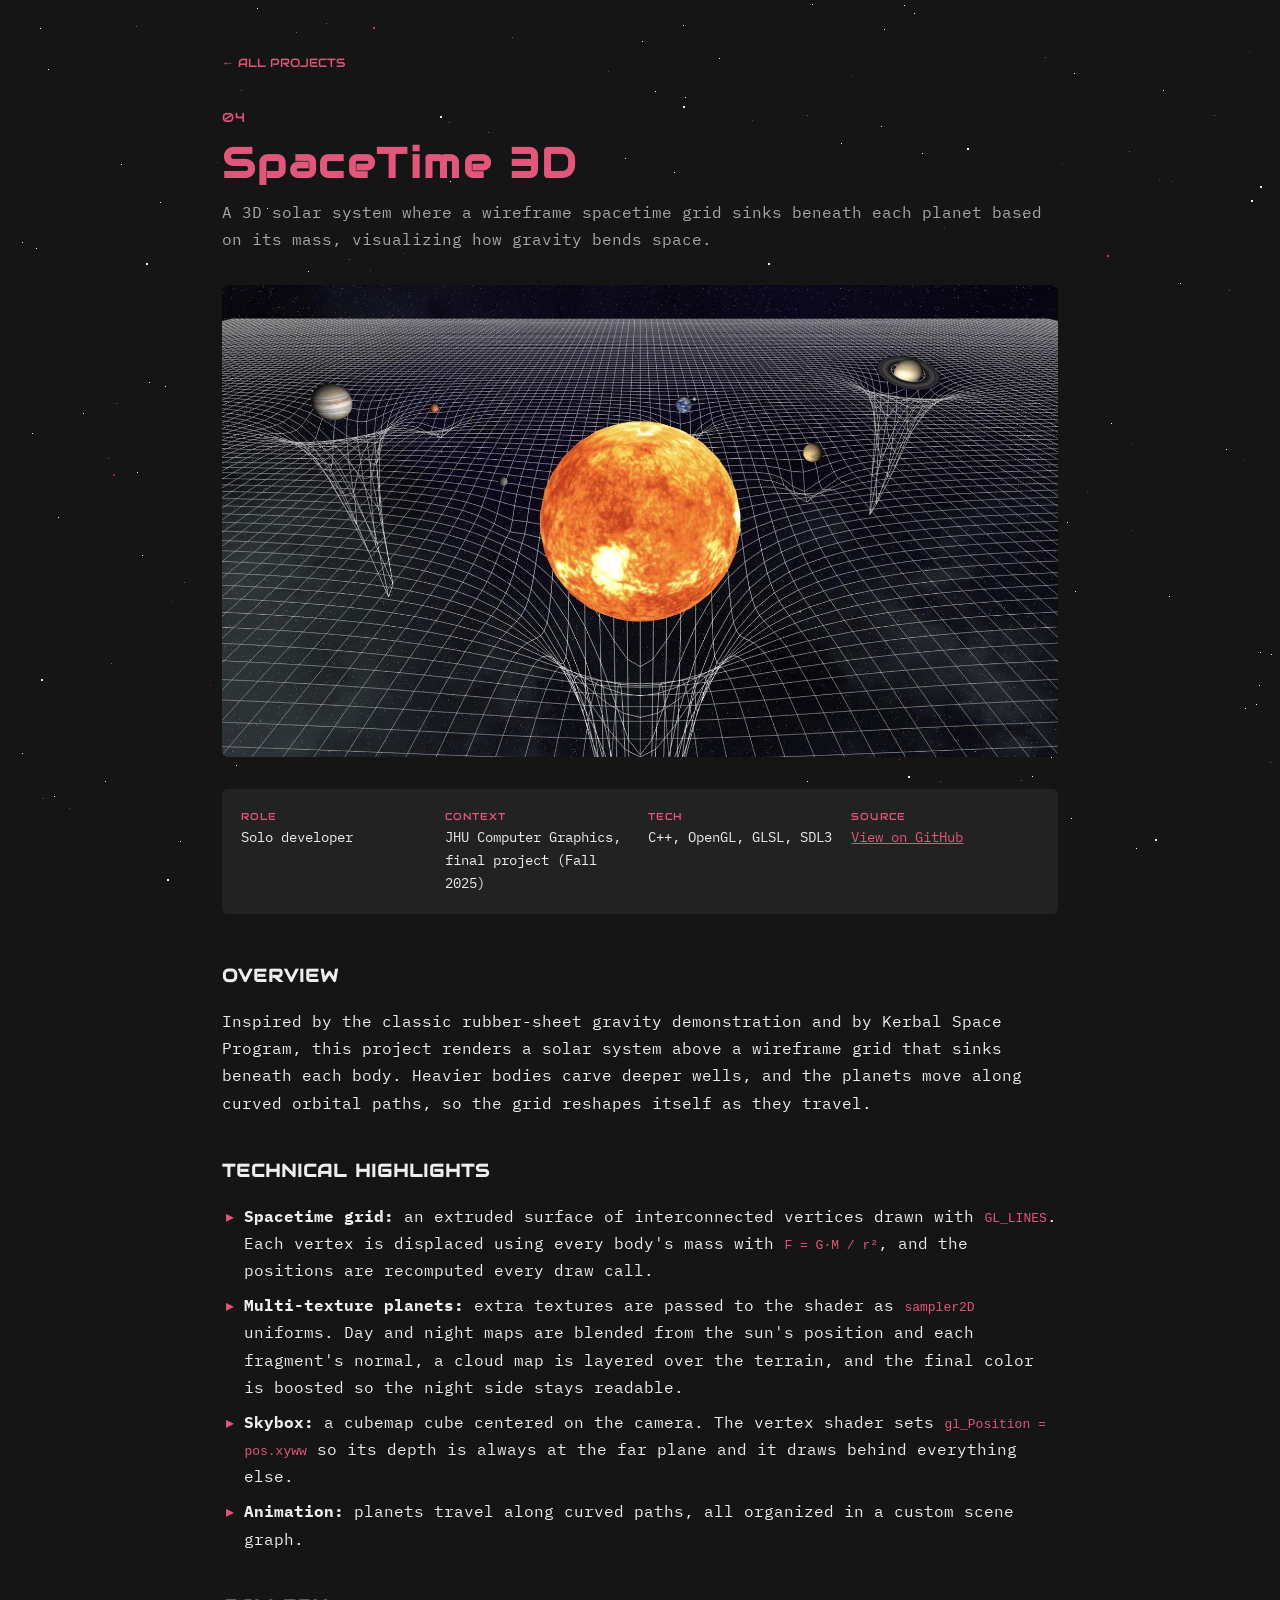
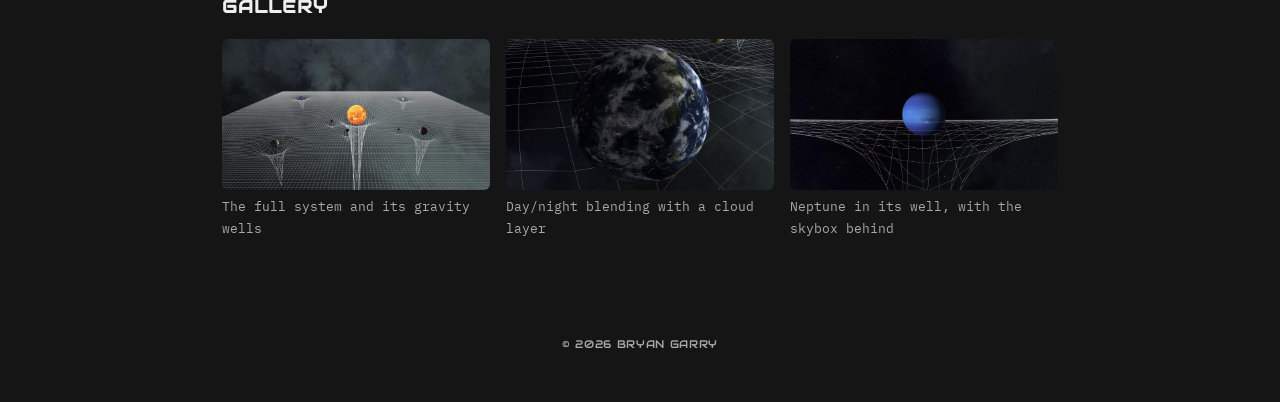
<file: projects/spacetime-3d.html>
<!DOCTYPE html>
<html lang="en">
<head>
    <meta charset="UTF-8">
    <meta name="viewport" content="width=device-width, initial-scale=1.0">
    <title>SpaceTime 3D | Bryan Garry</title>
    <link rel="preconnect" href="https://fonts.googleapis.com">
    <link rel="preconnect" href="https://fonts.gstatic.com" crossorigin>
    <link href="https://fonts.googleapis.com/css2?family=Audiowide&family=IBM+Plex+Mono:wght@400;600&display=swap" rel="stylesheet">
    <link rel="stylesheet" href="../css/styles.css">
</head>
<body>
    <canvas id="starfield" aria-hidden="true"></canvas>

    <main class="project-page">
        <a href="../index.html#projects" class="back-link">&larr; All Projects</a>

        <header class="project-header">
            <p class="stage-num">04</p>
            <h1>SpaceTime 3D</h1>
            <p class="tagline">A 3D solar system where a wireframe spacetime grid sinks beneath each planet based on its mass, visualizing how gravity bends space.</p>
        </header>

        <img class="hero-media" src="../images/projects/spacetime-3d-grid.jpg" alt="Sun and planets sinking into a wireframe spacetime grid">

        <dl class="quick-facts">
            <div><dt>ROLE</dt><dd>Solo developer</dd></div>
            <div><dt>CONTEXT</dt><dd>JHU Computer Graphics, final project (Fall 2025)</dd></div>
            <div><dt>TECH</dt><dd>C++, OpenGL, GLSL, SDL3</dd></div>
            <div><dt>SOURCE</dt><dd><a href="https://github.com/bryancgarry/spacetime-3d" target="_blank" rel="noopener">View on GitHub</a></dd></div>
        </dl>

        <h2>OVERVIEW</h2>
        <p>Inspired by the classic rubber-sheet gravity demonstration and by Kerbal Space Program, this project renders a solar system above a wireframe grid that sinks beneath each body. Heavier bodies carve deeper wells, and the planets move along curved orbital paths, so the grid reshapes itself as they travel.</p>

        <h2>TECHNICAL HIGHLIGHTS</h2>
        <ul class="bullets">
            <li><strong>Spacetime grid:</strong> an extruded surface of interconnected vertices drawn with <code>GL_LINES</code>. Each vertex is displaced using every body's mass with <code>F = G&middot;M / r&sup2;</code>, and the positions are recomputed every draw call.</li>
            <li><strong>Multi-texture planets:</strong> extra textures are passed to the shader as <code>sampler2D</code> uniforms. Day and night maps are blended from the sun's position and each fragment's normal, a cloud map is layered over the terrain, and the final color is boosted so the night side stays readable.</li>
            <li><strong>Skybox:</strong> a cubemap cube centered on the camera. The vertex shader sets <code>gl_Position = pos.xyww</code> so its depth is always at the far plane and it draws behind everything else.</li>
            <li><strong>Animation:</strong> planets travel along curved paths, all organized in a custom scene graph.</li>
        </ul>

        <h2>GALLERY</h2>
        <div class="gallery">
            <figure>
                <img src="../images/projects/spacetime-3d-overview.jpg" alt="Wide view of the solar system above the spacetime grid">
                <figcaption>The full system and its gravity wells</figcaption>
            </figure>
            <figure>
                <img src="../images/projects/spacetime-3d-earth.jpg" alt="Earth with day and night textures and cloud overlay">
                <figcaption>Day/night blending with a cloud layer</figcaption>
            </figure>
            <figure>
                <img src="../images/projects/spacetime-3d-neptune.jpg" alt="Neptune resting in its well against the starfield skybox">
                <figcaption>Neptune in its well, with the skybox behind</figcaption>
            </figure>
        </div>
    </main>

    <footer class="footer">
        <p>&copy; <span id="year"></span> BRYAN GARRY</p>
    </footer>

    <script src="../js/main.js"></script>
</body>
</html>
</file>
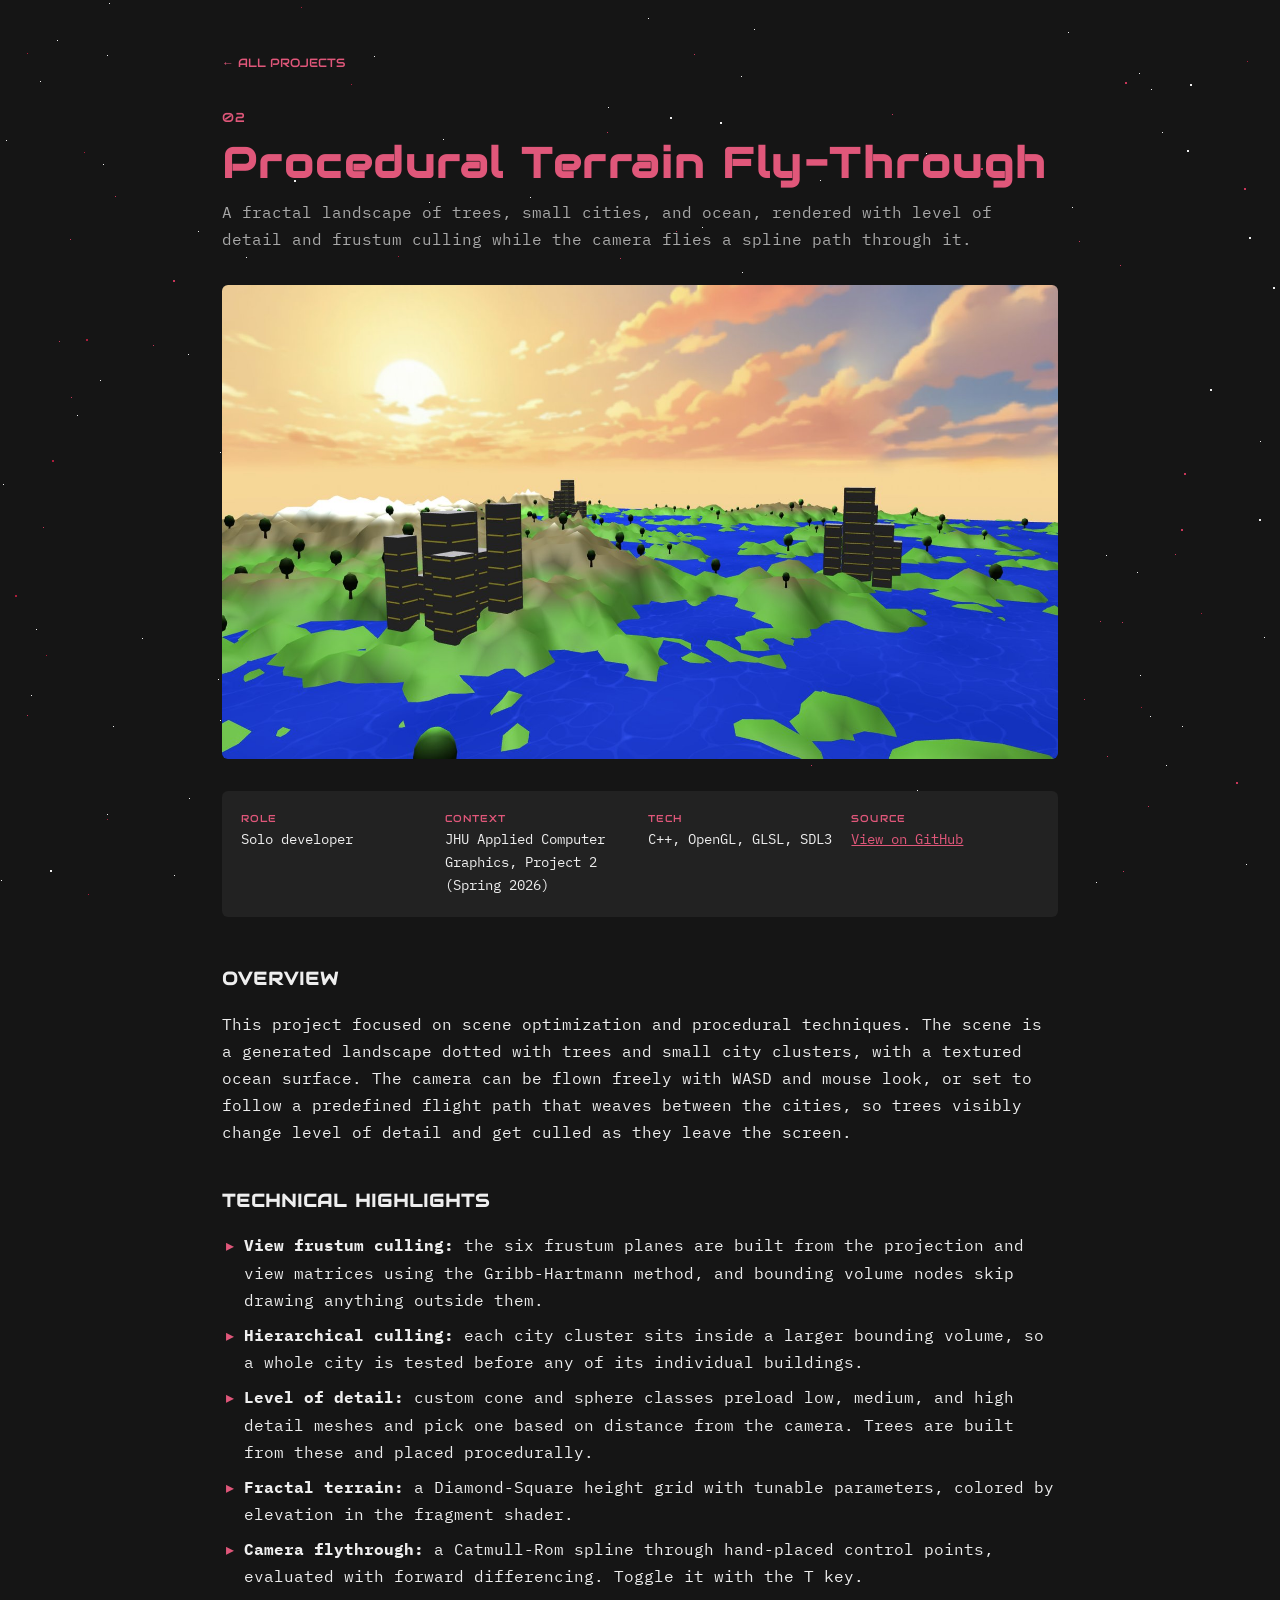
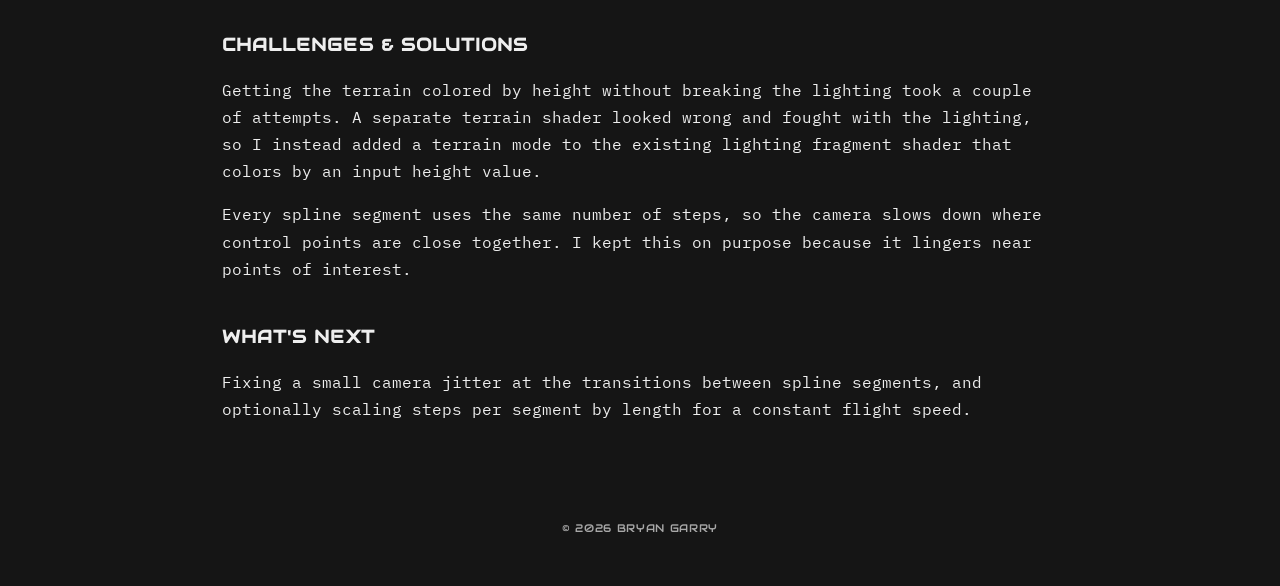
<file: projects/terrain-scene.html>
<!DOCTYPE html>
<html lang="en">
<head>
    <meta charset="UTF-8">
    <meta name="viewport" content="width=device-width, initial-scale=1.0">
    <title>Procedural Terrain Fly-Through | Bryan Garry</title>
    <link rel="preconnect" href="https://fonts.googleapis.com">
    <link rel="preconnect" href="https://fonts.gstatic.com" crossorigin>
    <link href="https://fonts.googleapis.com/css2?family=Audiowide&family=IBM+Plex+Mono:wght@400;600&display=swap" rel="stylesheet">
    <link rel="stylesheet" href="../css/styles.css">
</head>
<body>
    <canvas id="starfield" aria-hidden="true"></canvas>

    <main class="project-page">
        <a href="../index.html#projects" class="back-link">&larr; All Projects</a>

        <header class="project-header">
            <p class="stage-num">02</p>
            <h1>Procedural Terrain Fly-Through</h1>
            <p class="tagline">A fractal landscape of trees, small cities, and ocean, rendered with level of detail and frustum culling while the camera flies a spline path through it.</p>
        </header>

        <img class="hero-media" src="../images/projects/terrain-scene.jpg" alt="Fractal terrain with trees, city clusters, and ocean at sunset">

        <dl class="quick-facts">
            <div><dt>ROLE</dt><dd>Solo developer</dd></div>
            <div><dt>CONTEXT</dt><dd>JHU Applied Computer Graphics, Project 2 (Spring 2026)</dd></div>
            <div><dt>TECH</dt><dd>C++, OpenGL, GLSL, SDL3</dd></div>
            <div><dt>SOURCE</dt><dd><a href="https://github.com/bryancgarry/procedural-terrain-flythrough" target="_blank" rel="noopener">View on GitHub</a></dd></div>
        </dl>

        <h2>OVERVIEW</h2>
        <p>This project focused on scene optimization and procedural techniques. The scene is a generated landscape dotted with trees and small city clusters, with a textured ocean surface. The camera can be flown freely with WASD and mouse look, or set to follow a predefined flight path that weaves between the cities, so trees visibly change level of detail and get culled as they leave the screen.</p>

        <h2>TECHNICAL HIGHLIGHTS</h2>
        <ul class="bullets">
            <li><strong>View frustum culling:</strong> the six frustum planes are built from the projection and view matrices using the Gribb-Hartmann method, and bounding volume nodes skip drawing anything outside them.</li>
            <li><strong>Hierarchical culling:</strong> each city cluster sits inside a larger bounding volume, so a whole city is tested before any of its individual buildings.</li>
            <li><strong>Level of detail:</strong> custom cone and sphere classes preload low, medium, and high detail meshes and pick one based on distance from the camera. Trees are built from these and placed procedurally.</li>
            <li><strong>Fractal terrain:</strong> a Diamond-Square height grid with tunable parameters, colored by elevation in the fragment shader.</li>
            <li><strong>Camera flythrough:</strong> a Catmull-Rom spline through hand-placed control points, evaluated with forward differencing. Toggle it with the T key.</li>
        </ul>

        <h2>CHALLENGES &amp; SOLUTIONS</h2>
        <p>Getting the terrain colored by height without breaking the lighting took a couple of attempts. A separate terrain shader looked wrong and fought with the lighting, so I instead added a terrain mode to the existing lighting fragment shader that colors by an input height value.</p>
        <p>Every spline segment uses the same number of steps, so the camera slows down where control points are close together. I kept this on purpose because it lingers near points of interest.</p>

        <h2>WHAT'S NEXT</h2>
        <p>Fixing a small camera jitter at the transitions between spline segments, and optionally scaling steps per segment by length for a constant flight speed.</p>
    </main>

    <footer class="footer">
        <p>&copy; <span id="year"></span> BRYAN GARRY</p>
    </footer>

    <script src="../js/main.js"></script>
</body>
</html>
</file>
<file: css/styles.css>
/* =========================================================
   SPACE RETRO THEME
   Palette: colorhunt.co/palette/151515a91d3ac73659eeeeee
   Change the colors here and the whole site follows.
   ========================================================= */
:root {
    --bg: #151515;
    --panel: #222222;
    --accent: #A91D3A;     /* fills, borders, stripes */
    --highlight: #E0577A;  /* accent-colored text (palette's #C73659, lightened to stay readable) */
    --text: #EEEEEE;
    --muted: #A8A8A8;
    --line: #3A3A3A;

    --font-display: "Audiowide", sans-serif;
    --font-body: "IBM Plex Mono", monospace;
    --max-width: 1100px;
}

* {
    box-sizing: border-box;
    margin: 0;
    padding: 0;
}

html {
    scroll-behavior: smooth;
}

body {
    background: var(--bg);
    color: var(--text);
    font-family: var(--font-body);
    line-height: 1.7;
}

#starfield {
    position: fixed;
    inset: 0;
    z-index: -1;
}

a {
    color: var(--highlight);
}

h1, h2, h3, .btn, .nav, .stage-num, .quest-date, .tags, .inv-slots, .footer {
    font-family: var(--font-display);
    letter-spacing: 0.06em;
}

.blink {
    animation: blink 1s steps(1) infinite;
}

@keyframes blink {
    50% { opacity: 0; }
}

/* ---------- Placeholder boxes (search "TODO" to find them all) ---------- */
.placeholder {
    display: flex;
    align-items: center;
    justify-content: center;
    text-align: center;
    border: 2px dashed var(--line);
    color: var(--muted);
    font-family: var(--font-display);
    font-size: 0.75rem;
    line-height: 2;
    background: rgba(34, 34, 34, 0.35);
}

/* ---------- Buttons ---------- */
.btn {
    display: inline-block;
    padding: 0.8rem 1.4rem;
    font-size: 0.8rem;
    text-transform: uppercase;
    color: var(--highlight);
    background: transparent;
    border: 2px solid var(--accent);
    border-radius: 4px;
    text-decoration: none;
    transition: background 0.15s, color 0.15s;
}

.btn:hover {
    background: var(--accent);
    color: var(--text);
}

.btn-start {
    background: var(--accent);
    color: var(--text);
}

.btn-start:hover {
    background: var(--highlight);
    border-color: var(--highlight);
    color: var(--bg);
}

.btn-small {
    padding: 0.6rem 1rem;
    font-size: 0.7rem;
}

/* ---------- Nav ---------- */
.nav {
    position: sticky;
    top: 0;
    z-index: 50;
    display: flex;
    align-items: center;
    justify-content: space-between;
    padding: 1rem 2rem;
    background: rgba(21, 21, 21, 0.9);
    border-bottom: 2px solid var(--accent);
}

.nav-logo {
    color: var(--highlight);
    text-decoration: none;
    font-size: 1.1rem;
}

.nav-links {
    display: flex;
    gap: 1.8rem;
    list-style: none;
}

.nav-links a {
    color: var(--text);
    text-decoration: none;
    text-transform: uppercase;
    font-size: 0.75rem;
}

.nav-links a:hover {
    color: var(--highlight);
}

.nav-toggle {
    display: none;
    background: none;
    border: none;
    color: var(--text);
    font-size: 1.5rem;
    cursor: pointer;
}

/* ---------- Sections ---------- */
.section {
    max-width: var(--max-width);
    margin: 0 auto;
    padding: 6rem 2rem 2rem;
}

.section-title {
    font-size: 1.6rem;
    text-transform: uppercase;
    margin-bottom: 2.5rem;
}

/* Retro triple stripe under each title */
.section-title::after {
    content: "";
    display: block;
    width: 120px;
    height: 14px;
    margin-top: 0.8rem;
    background: repeating-linear-gradient(
        to bottom,
        var(--accent) 0 3px,
        transparent 3px 6px
    );
}

/* ---------- Hero ---------- */
.hero {
    position: relative;
    overflow: hidden;
    min-height: 90vh;
    display: flex;
    flex-direction: column;
    align-items: center;
    justify-content: center;
    text-align: center;
    padding: 4rem 2rem;
    gap: 1.2rem;
}

.hero > *:not(.hero-planet) {
    position: relative;
}

/* Animated planet behind the hero text (drawn by js/planet.js) */
.hero-planet {
    position: absolute;
    top: -4%;
    right: -12%;
    width: min(640px, 90vw);
    aspect-ratio: 1;
    pointer-events: none;
    opacity: 0.8;
}

.hero-player {
    color: var(--muted);
    font-size: 1rem;
}

.hero-name {
    font-size: clamp(2.2rem, 7vw, 4.6rem);
    color: var(--highlight);
    text-shadow: 0 0 24px rgba(169, 29, 58, 0.8);
    line-height: 1.2;
}

.hero-class {
    font-family: var(--font-display);
    text-transform: uppercase;
    letter-spacing: 0.15em;
    font-size: clamp(0.85rem, 2vw, 1.15rem);
}

.hero-tagline {
    max-width: 560px;
    color: var(--muted);
}

.hero-stats {
    display: flex;
    flex-wrap: wrap;
    justify-content: center;
    gap: 1rem;
    margin-top: 2rem;
}

.hero-stats div {
    border: 2px solid var(--line);
    border-radius: 4px;
    background: rgba(34, 34, 34, 0.7);
    padding: 0.8rem 1rem;
    text-align: left;
}

.hero-stats dt {
    font-family: var(--font-display);
    font-size: 0.65rem;
    letter-spacing: 0.1em;
    color: var(--highlight);
}

.hero-stats dd {
    font-size: 0.85rem;
}

/* ---------- Project cards ---------- */
.project-grid {
    display: grid;
    grid-template-columns: repeat(auto-fit, minmax(300px, 1fr));
    gap: 2rem;
}

.project-card {
    background: var(--panel);
    border: 2px solid var(--line);
    border-radius: 6px;
    overflow: hidden;
    display: flex;
    flex-direction: column;
    transition: transform 0.15s, border-color 0.15s, box-shadow 0.15s;
}

.project-card:hover {
    transform: translateY(-4px);
    border-color: var(--accent);
    box-shadow: 0 8px 30px rgba(169, 29, 58, 0.2);
}

.media {
    aspect-ratio: 16 / 9;
    width: 100%;
    object-fit: cover;
    border: none;
    border-bottom: 2px solid var(--line);
}

.project-body {
    padding: 1.2rem;
    display: flex;
    flex-direction: column;
    gap: 0.8rem;
    flex: 1;
}

.project-body .btn {
    margin-top: auto;
    align-self: flex-start;
}

.stage-num {
    color: var(--highlight);
    font-size: 0.8rem;
}

.project-body h3 {
    font-size: 1.05rem;
    line-height: 1.4;
}

.tags {
    display: flex;
    flex-wrap: wrap;
    gap: 0.5rem;
    list-style: none;
}

.tags li {
    font-size: 0.65rem;
    padding: 0.3rem 0.6rem;
    border-radius: 999px;
    background: rgba(0, 0, 0, 0.35);
    color: var(--muted);
}

/* ---------- About ---------- */
.about {
    display: flex;
    gap: 2.5rem;
    align-items: flex-start;
}

.about-photo {
    width: 220px;
    aspect-ratio: 1;
    object-fit: cover;
    border-radius: 50%;
    border: 3px solid var(--accent);
    box-shadow: 0 0 0 8px var(--bg), 0 0 0 10px var(--line);
}

.about-text p + p {
    margin-top: 1rem;
}

/* ---------- Experience timeline ---------- */
.quest-log {
    list-style: none;
    border-left: 2px solid var(--line);
    padding-left: 2rem;
}

.quest {
    position: relative;
    margin-bottom: 2.5rem;
}

.quest::before {
    content: "";
    position: absolute;
    left: calc(-2rem - 9px);
    top: 0.35rem;
    width: 16px;
    height: 16px;
    border-radius: 50%;
    background: var(--bg);
    border: 3px solid var(--accent);
}

.quest-date {
    font-size: 0.7rem;
    color: var(--muted);
}

.quest h3 {
    font-size: 1.05rem;
    margin: 0.4rem 0 0.1rem;
}

.quest-org {
    color: var(--highlight);
}

.quest-org + p {
    margin-top: 0.3rem;
}

.quest p + p {
    margin-top: 0.4rem;
}

.quest-points {
    margin-top: 0.6rem;
    padding-left: 1.2rem;
}

.quest-points li {
    margin-bottom: 0.4rem;
}

.quest-points li::marker {
    content: "\25B8  ";
    color: var(--accent);
}

/* ---------- Skills ---------- */
.inventory {
    display: grid;
    grid-template-columns: repeat(auto-fit, minmax(260px, 1fr));
    gap: 2rem;
}

.inv-group h3 {
    font-size: 0.85rem;
    text-transform: uppercase;
    color: var(--highlight);
    margin-bottom: 1rem;
}

.inv-slots {
    display: flex;
    flex-wrap: wrap;
    gap: 0.6rem;
    list-style: none;
}

.inv-slots li {
    font-size: 0.75rem;
    padding: 0.6rem 0.9rem;
    background: var(--panel);
    border: 2px solid var(--line);
    border-radius: 4px;
}

.inv-slots li:hover {
    border-color: var(--accent);
}

/* ---------- Contact ---------- */
.contact {
    text-align: center;
}

.contact .section-title::after {
    margin: 0.8rem auto 0;
}

.contact-links {
    display: flex;
    flex-wrap: wrap;
    justify-content: center;
    gap: 1.2rem;
    margin: 2rem 0;
}

/* ---------- Footer ---------- */
.footer {
    text-align: center;
    padding: 3rem 1rem;
    font-size: 0.7rem;
    color: var(--muted);
}

/* =========================================================
   PROJECT DETAIL PAGES
   ========================================================= */
.project-page {
    max-width: 900px;
    margin: 0 auto;
    padding: 3rem 2rem;
}

.back-link {
    font-family: var(--font-display);
    text-transform: uppercase;
    font-size: 0.75rem;
    text-decoration: none;
}

.project-header {
    margin: 2rem 0;
}

.project-header h1 {
    font-size: clamp(1.6rem, 5vw, 2.6rem);
    color: var(--highlight);
    line-height: 1.3;
    margin: 0.5rem 0;
}

.project-header .tagline {
    color: var(--muted);
}

.hero-media {
    aspect-ratio: 16 / 9;
    width: 100%;
    border-radius: 6px;
    margin-bottom: 2rem;
}

/* Title panel shown until a project has a screenshot */
.media-fallback {
    display: flex;
    align-items: center;
    justify-content: center;
    padding: 1rem;
    text-align: center;
    background:
        repeating-linear-gradient(to bottom, rgba(169, 29, 58, 0.18) 0 3px, transparent 3px 9px),
        radial-gradient(circle at 70% 30%, rgba(199, 54, 89, 0.35), var(--panel) 70%);
}

.media-fallback span {
    font-family: var(--font-display);
    font-size: 1.4rem;
    letter-spacing: 0.08em;
    text-transform: uppercase;
    color: var(--highlight);
}

/* Embedded demo videos */
.video-embed {
    display: block;
    width: 100%;
    aspect-ratio: 16 / 9;
    border: 0;
    border-radius: 6px;
    margin-bottom: 2rem;
    background: var(--panel);
}

/* Screenshots keep their own shape instead of the 16:9 placeholder box */
img.hero-media {
    display: block;
    aspect-ratio: auto;
    height: auto;
}

.quick-facts {
    display: grid;
    grid-template-columns: repeat(auto-fit, minmax(180px, 1fr));
    gap: 1rem;
    background: var(--panel);
    border-radius: 6px;
    padding: 1.2rem;
    margin-bottom: 3rem;
}

.quick-facts dt {
    font-family: var(--font-display);
    font-size: 0.65rem;
    letter-spacing: 0.1em;
    color: var(--highlight);
}

.quick-facts dd {
    font-size: 0.85rem;
}

.project-page h2 {
    font-size: 1.1rem;
    margin: 2.5rem 0 1rem;
}

.project-page code {
    color: var(--highlight);
}

.project-page p + p {
    margin-top: 1rem;
}

.project-page ul.bullets {
    padding-left: 1.4rem;
}

.project-page ul.bullets li {
    margin-bottom: 0.5rem;
}

.project-page ul.bullets li::marker {
    content: "\25B8  ";
    color: var(--highlight);
}

.gallery {
    display: grid;
    grid-template-columns: repeat(auto-fit, minmax(250px, 1fr));
    gap: 1rem;
}

.gallery figure {
    margin: 0;
}

.gallery img {
    display: block;
    width: 100%;
    aspect-ratio: 16 / 9;
    object-fit: cover;
    border-radius: 6px;
}

/* For screenshots that aren't widescreen, like portrait game screens */
.gallery-natural {
    grid-template-columns: repeat(auto-fit, minmax(180px, 1fr));
    align-items: start;
}

.gallery-natural img {
    aspect-ratio: auto;
    height: auto;
    background: var(--panel);
}

.gallery figcaption {
    margin-top: 0.4rem;
    font-size: 0.8rem;
    color: var(--muted);
}

.gallery .placeholder {
    aspect-ratio: 16 / 9;
    border-radius: 6px;
}

/* =========================================================
   MOBILE
   ========================================================= */
@media (max-width: 760px) {
    .nav-toggle {
        display: block;
        margin-left: auto;
    }

    .nav-links {
        display: none;
        position: absolute;
        top: 100%;
        left: 0;
        right: 0;
        flex-direction: column;
        padding: 1.5rem 2rem;
        background: var(--bg);
        border-bottom: 2px solid var(--accent);
    }

    .nav-links.open {
        display: flex;
    }

    .hero-planet {
        top: 0;
        right: -30%;
        opacity: 0.4;
    }

    .about {
        flex-direction: column;
        align-items: center;
    }
}

/* Respect users who turn off animations */
@media (prefers-reduced-motion: reduce) {
    *, *::before, *::after {
        animation: none !important;
        transition: none !important;
    }

    html {
        scroll-behavior: auto;
    }
}
</file>
